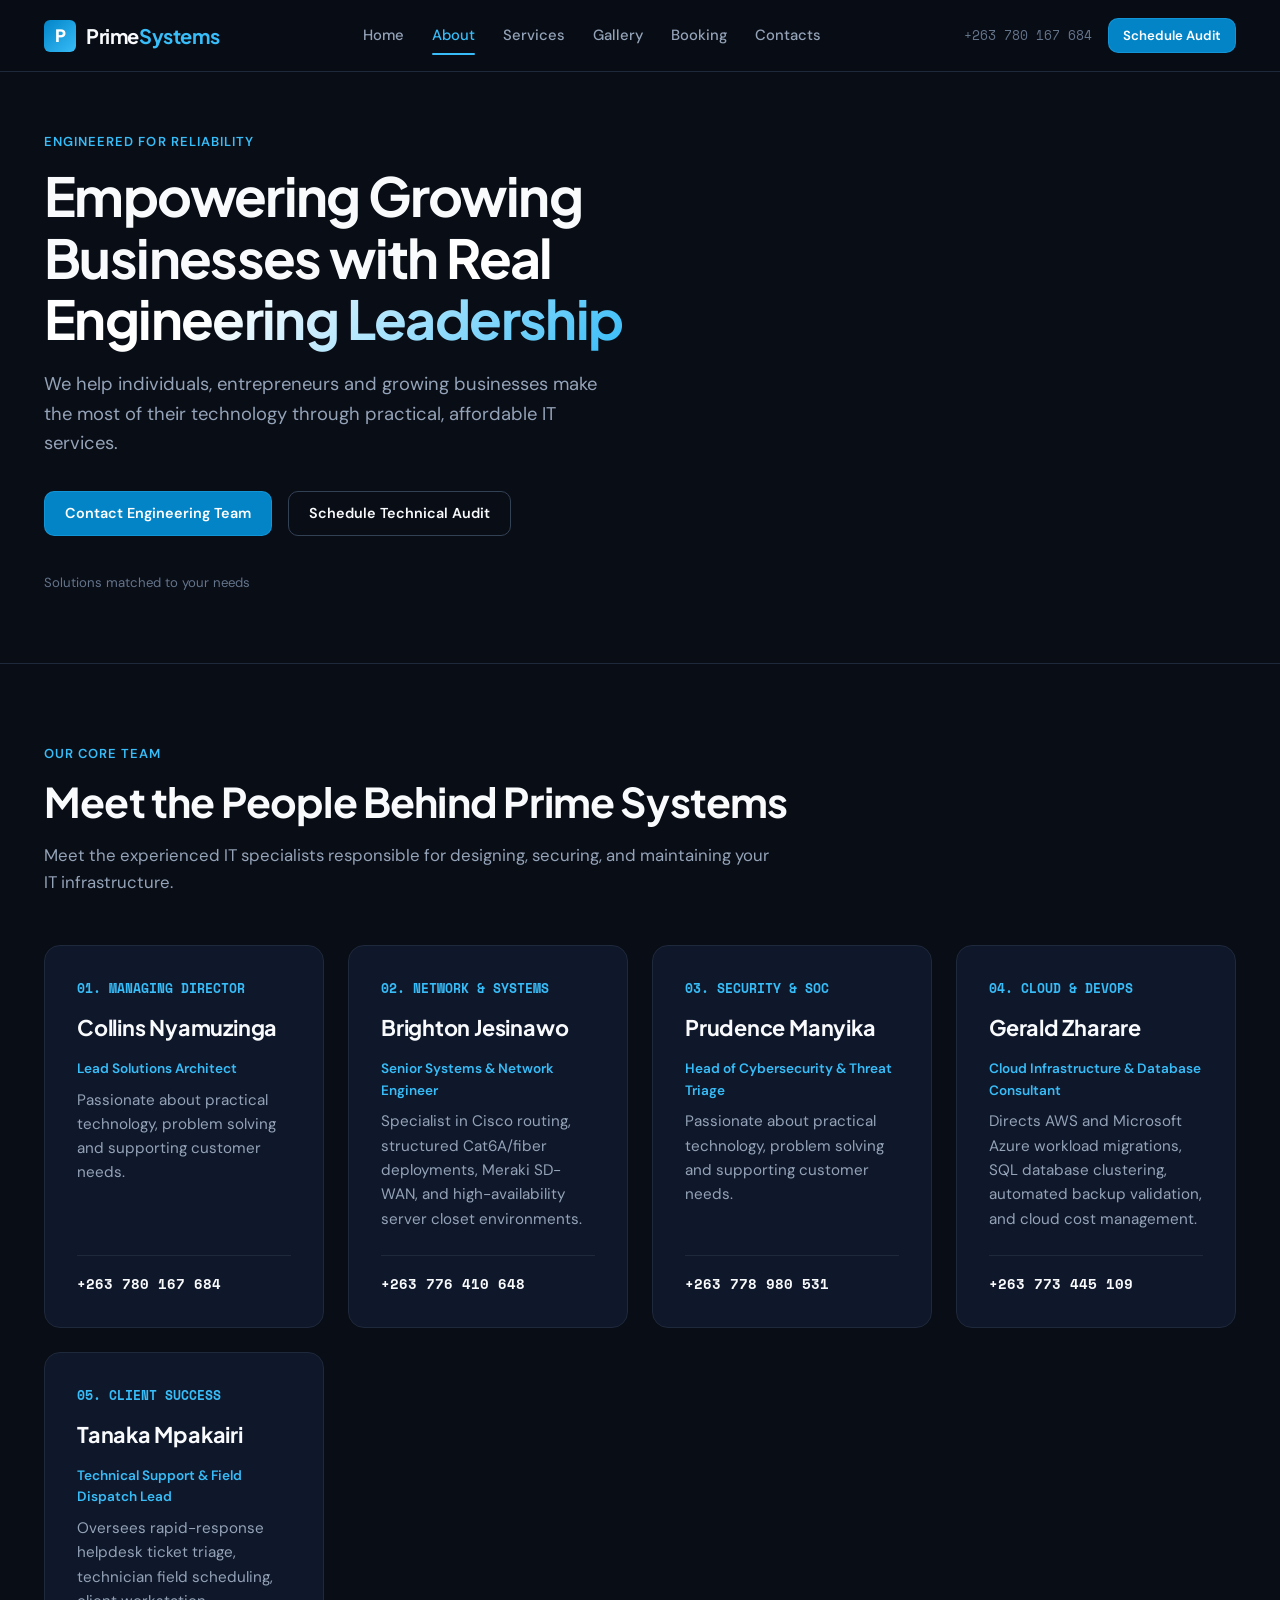
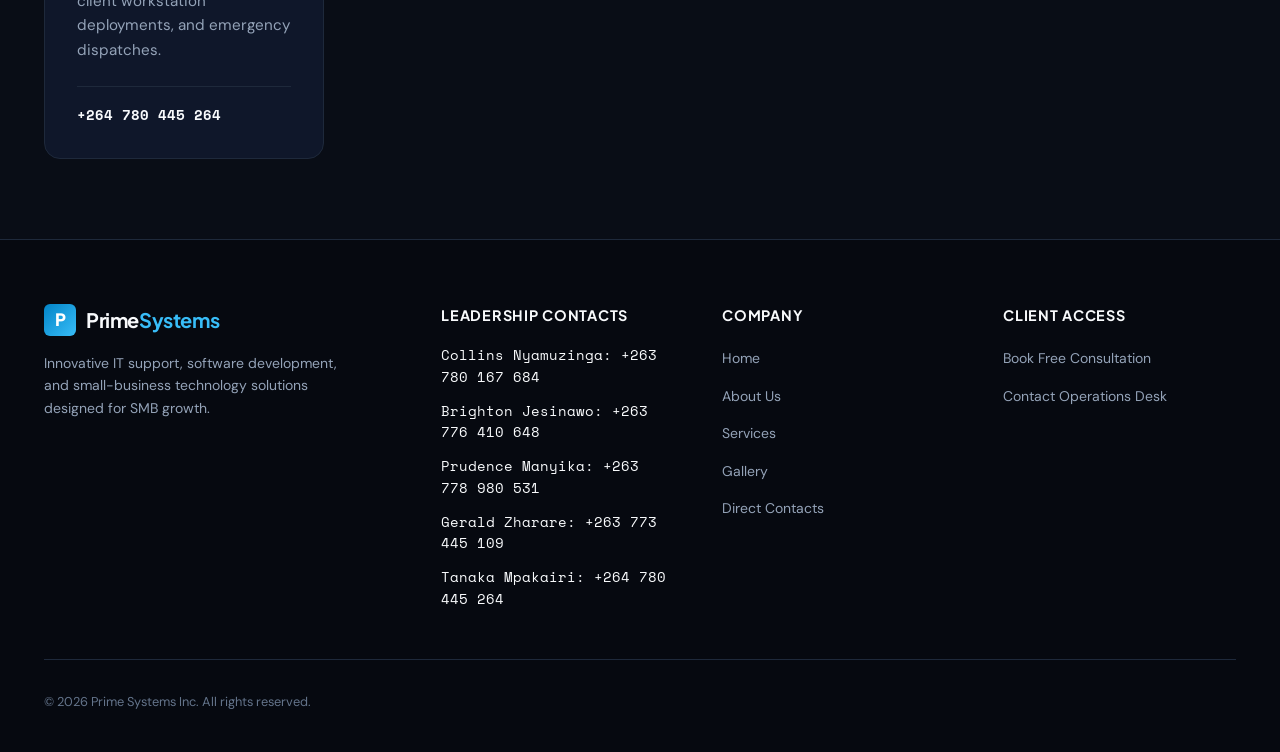
<file: about.html>
<!DOCTYPE html>
<html lang="en">
<head>
<meta charset="utf-8"/>
<meta content="width=device-width, initial-scale=1.0" name="viewport"/>
<title>About Us &amp; Engineering Leadership | Prime Systems</title>
<meta content="Prime Systems offers practical website development, software, computer support, networking and other IT services for growing businesses in Zimbabwe." name="description"/>
<link href="styles.css" rel="stylesheet"/>
<link href="https://fonts.googleapis.com" rel="preconnect"/>
<link crossorigin="" href="https://fonts.gstatic.com" rel="preconnect"/>
<link href="https://fonts.googleapis.com/css2?family=DM+Sans:ital,opsz,wght@0,9..40,400..700;1,9..40,400..700&amp;family=Plus+Jakarta+Sans:ital,wght@0,300..800;1,300..800&amp;family=Space+Mono:wght@400;700&amp;display=swap" rel="stylesheet"/>
</head>
<body>
<header class="site-header">
<div class="container nav-container">
<a aria-label="Prime Systems Homepage" class="brand-zone" href="index.html">
<div class="brand-logo-icon">P</div>
<div class="brand-title">Prime<span>Systems</span></div>
</a>
<nav aria-label="Main Navigation" class="nav-menu" id="primary-nav">
<a class="nav-link" href="index.html">Home</a>
<a aria-current="page" class="nav-link active" href="about.html">About</a>
<a class="nav-link" href="services.html">Services</a>
<a class="nav-link" href="gallery.html">Gallery</a>
<a class="nav-link" href="booking.html">Booking</a>
<a class="nav-link" href="contacts.html">Contacts</a>
</nav>
<div class="nav-actions">
<a class="nav-contact-hint tabular-nums" href="tel:+263780167684">+263 780 167 684</a>
<a class="btn btn-primary btn-sm" href="booking.html">Schedule Audit</a>
</div>
<button aria-expanded="false" aria-label="Toggle navigation menu" class="mobile-nav-toggle" id="mobile-toggle">
<svg fill="none" height="24" stroke="currentColor" stroke-linecap="round" stroke-linejoin="round" stroke-width="2" viewbox="0 0 24 24" width="24">
<line x1="3" x2="21" y1="12" y2="12"></line>
<line x1="3" x2="21" y1="6" y2="6"></line>
<line x1="3" x2="21" y1="18" y2="18"></line>
</svg>
</button>
</div>
</header>
<main id="main-content">
<section class="hero section-spacing">
<div class="container hero-grid">
<div class="hero-content">
<p class="section-kicker">Engineered For Reliability</p>
<h1 class="hero-headline">Empowering Growing Businesses with <span class="text-gradient">Real Engineering Leadership</span></h1>
<p class="hero-subtitle">We help individuals, entrepreneurs and growing businesses make the most of their technology through practical, affordable IT services.</p>
<div class="hero-cta-group">
<a class="btn btn-primary" href="contacts.html">Contact Engineering Team</a>
<a class="btn btn-outline" href="booking.html">Schedule Technical Audit</a>
</div>
<div class="hero-meta-proof">Solutions matched to your needs</div>
</div>
</div>
</div>
</div>
</section>
<!-- 5 Team Members Roster -->
<section class="section-spacing">
<div class="container">
<div class="section-header">
<p class="section-kicker">Our Core Team</p>
<h2 class="section-title">Meet the People Behind Prime Systems</h2>
<p class="section-description">
            Meet the experienced IT specialists responsible for designing, securing, and maintaining your IT infrastructure.
          </p>
</div>
<div style="display: grid; grid-template-columns: repeat(auto-fit, minmax(280px, 1fr)); gap: 24px;">
<!-- 1. Collins Nyamuzinga -->
<article class="card">
<span class="card-index">01. MANAGING DIRECTOR</span>
<h3 class="card-title">Collins Nyamuzinga</h3>
<p style="font-size: 0.85rem; color: var(--color-accent); font-weight: 600; margin-bottom: 8px;">Lead Solutions Architect</p>
<p class="card-text">Passionate about practical technology, problem solving and supporting customer needs.</p>
<div class="card-footer">
<span class="tabular-nums font-mono" style="font-size: 0.9rem; color: var(--color-text-primary); font-weight: 700;">
<a href="tel:+263780167684">+263 780 167 684</a>
</span>
</div>
</article>
<!-- 2. Brighton Jesinawo -->
<article class="card">
<span class="card-index">02. NETWORK &amp; SYSTEMS</span>
<h3 class="card-title">Brighton Jesinawo</h3>
<p style="font-size: 0.85rem; color: var(--color-accent); font-weight: 600; margin-bottom: 8px;">Senior Systems &amp; Network Engineer</p>
<p class="card-text">
              Specialist in Cisco routing, structured Cat6A/fiber deployments, Meraki SD-WAN, and high-availability server closet environments.
            </p>
<div class="card-footer">
<span class="tabular-nums font-mono" style="font-size: 0.9rem; color: var(--color-text-primary); font-weight: 700;">
<a href="tel:+263776410648">+263 776 410 648</a>
</span>
</div>
</article>
<!-- 3. Prudence Manyika -->
<article class="card">
<span class="card-index">03. SECURITY &amp; SOC</span>
<h3 class="card-title">Prudence Manyika</h3>
<p style="font-size: 0.85rem; color: var(--color-accent); font-weight: 600; margin-bottom: 8px;">Head of Cybersecurity &amp; Threat Triage</p>
<p class="card-text">Passionate about practical technology, problem solving and supporting customer needs.</p>
<div class="card-footer">
<span class="tabular-nums font-mono" style="font-size: 0.9rem; color: var(--color-text-primary); font-weight: 700;">
<a href="tel:+263778980531">+263 778 980 531</a>
</span>
</div>
</article>
<!-- 4. Gerald Zharare -->
<article class="card">
<span class="card-index">04. CLOUD &amp; DEVOPS</span>
<h3 class="card-title">Gerald Zharare</h3>
<p style="font-size: 0.85rem; color: var(--color-accent); font-weight: 600; margin-bottom: 8px;">Cloud Infrastructure &amp; Database Consultant</p>
<p class="card-text">
              Directs AWS and Microsoft Azure workload migrations, SQL database clustering, automated backup validation, and cloud cost management.
            </p>
<div class="card-footer">
<span class="tabular-nums font-mono" style="font-size: 0.9rem; color: var(--color-text-primary); font-weight: 700;">
<a href="tel:+263773445109">+263 773 445 109</a>
</span>
</div>
</article>
<!-- 5. Tanaka Mpakairi -->
<article class="card">
<span class="card-index">05. CLIENT SUCCESS</span>
<h3 class="card-title">Tanaka Mpakairi</h3>
<p style="font-size: 0.85rem; color: var(--color-accent); font-weight: 600; margin-bottom: 8px;">Technical Support &amp; Field Dispatch Lead</p>
<p class="card-text">
              Oversees rapid-response helpdesk ticket triage, technician field scheduling, client workstation deployments, and emergency dispatches.
            </p>
<div class="card-footer">
<span class="tabular-nums font-mono" style="font-size: 0.9rem; color: var(--color-text-primary); font-weight: 700;">
<a href="tel:+264780445264">+264 780 445 264</a>
</span>
</div>
</article>
</div>
</div>
</section>
</main>
<footer class="site-footer">
<div class="container">
<div class="footer-grid">
<div>
<a aria-label="Prime Systems" class="brand-zone" href="index.html">
<div class="brand-logo-icon">P</div>
<div class="brand-title">Prime<span>Systems</span></div>
</a>
<p class="footer-brand-desc">
            Innovative IT support, software development, and small-business technology solutions designed for SMB growth.
          </p>
</div>
<div>
<h4 class="footer-column-title">Leadership Contacts</h4>
<ul class="footer-links tabular-nums" style="font-size: 0.85rem;">
<li>Collins Nyamuzinga: +263 780 167 684</li>
<li>Brighton Jesinawo: +263 776 410 648</li>
<li>Prudence Manyika: +263 778 980 531</li>
<li>Gerald Zharare: +263 773 445 109</li>
<li>Tanaka Mpakairi: +264 780 445 264</li>
</ul>
</div>
<div>
<h4 class="footer-column-title">Company</h4>
<ul class="footer-links">
<li><a class="footer-link" href="index.html">Home</a></li>
<li><a class="footer-link" href="about.html">About Us</a></li>
<li><a class="footer-link" href="services.html">Services</a></li>
<li><a class="footer-link" href="gallery.html">Gallery</a></li>
<li><a class="footer-link" href="contacts.html">Direct Contacts</a></li>
</ul>
</div>
<div>
<h4 class="footer-column-title">Client Access</h4>
<ul class="footer-links">
<li><a class="footer-link" href="booking.html">Book Free Consultation</a></li>
<li><a class="footer-link" href="contacts.html">Contact Operations Desk</a></li>
</ul>
</div>
</div>
<div class="footer-bottom">
<div>© 2026 Prime Systems Inc. All rights reserved.</div>
</div>
</div>
</footer>
<script>
    const mobileToggle = document.getElementById('mobile-toggle');
    const primaryNav = document.getElementById('primary-nav');
    if (mobileToggle && primaryNav) {
      mobileToggle.addEventListener('click', () => {
        const isExpanded = primaryNav.classList.toggle('open');
        mobileToggle.setAttribute('aria-expanded', isExpanded);
      });
    }
  </script>
</body>
</html>
</file>
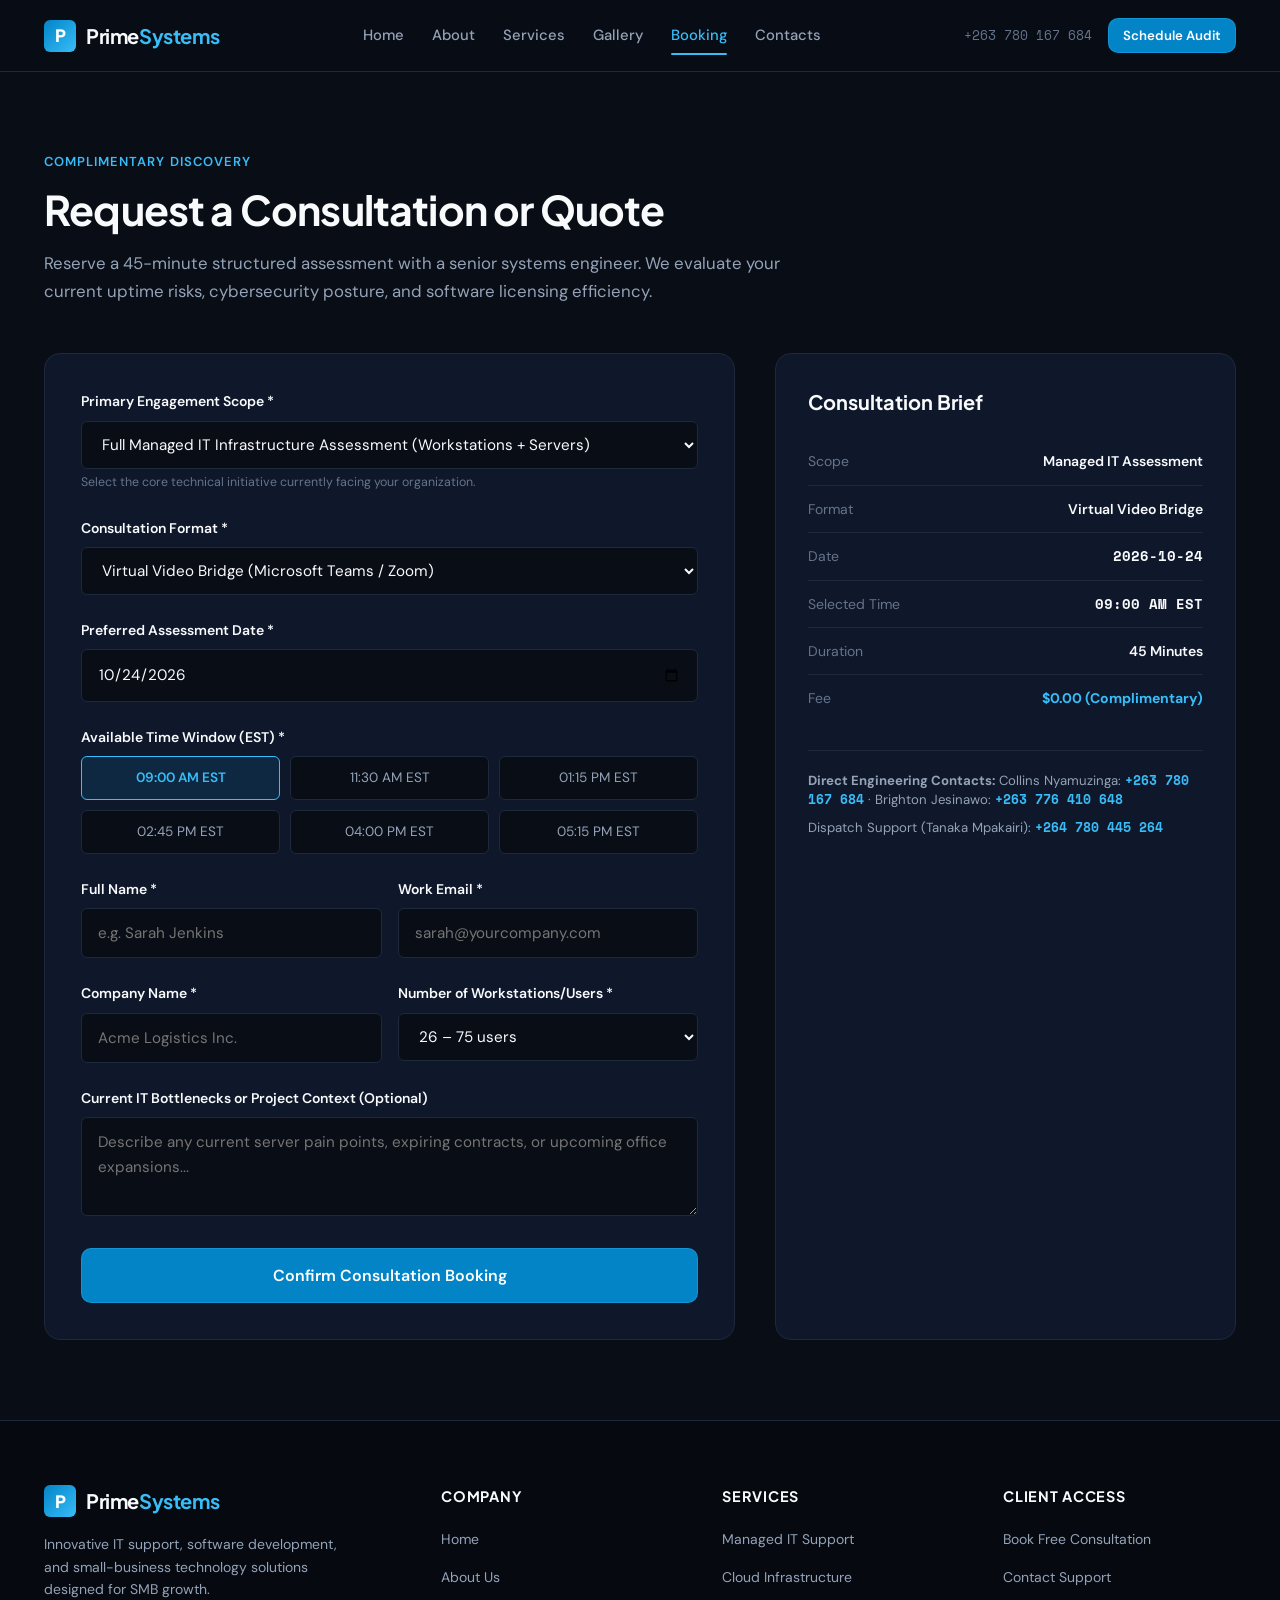
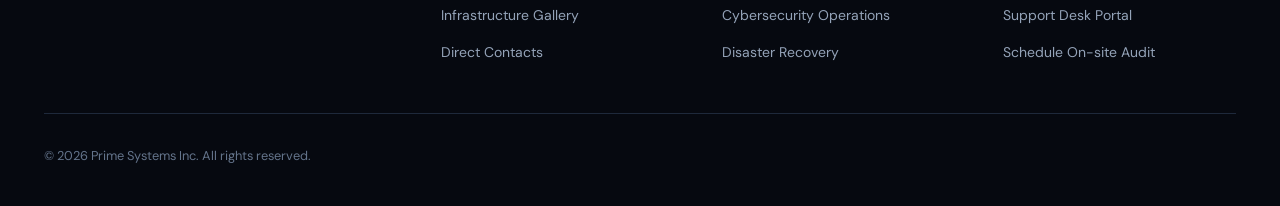
<file: booking.html>
<!DOCTYPE html>

<html lang="en">
<head>
<meta charset="utf-8"/>
<meta content="width=device-width, initial-scale=1.0" name="viewport"/>
<title>Schedule Consultation | Prime Systems - IT Discovery &amp; Audits</title>
<meta content="Prime Systems offers practical website development, software, computer support, networking and other IT services for growing businesses in Zimbabwe." name="description"/>
<link href="styles.css" rel="stylesheet"/>
<link href="https://fonts.googleapis.com" rel="preconnect"/>
<link crossorigin="" href="https://fonts.gstatic.com" rel="preconnect"/>
<link href="https://fonts.googleapis.com/css2?family=DM+Sans:ital,opsz,wght@0,9..40,400..700;1,9..40,400..700&amp;family=Plus+Jakarta+Sans:ital,wght@0,300..800;1,300..800&amp;family=Space+Mono:wght@400;700&amp;display=swap" rel="stylesheet"/>
</head>
<body>
<!-- Reusable Navigation Bar -->
<header class="site-header">
<div class="container nav-container">
<a aria-label="Prime Systems Homepage" class="brand-zone" href="index.html">
<div class="brand-logo-icon">P</div>
<div class="brand-title">Prime<span>Systems</span></div>
</a>
<nav aria-label="Main Navigation" class="nav-menu" id="primary-nav">
<a class="nav-link" href="index.html">Home</a>
<a class="nav-link" href="about.html">About</a>
<a class="nav-link" href="services.html">Services</a>
<a class="nav-link" href="gallery.html">Gallery</a>
<a aria-current="page" class="nav-link active" href="booking.html">Booking</a>
<a class="nav-link" href="contacts.html">Contacts</a>
</nav>
<div class="nav-actions">
<a class="nav-contact-hint tabular-nums" href="tel:+263780167684">+263 780 167 684</a>
<a class="btn btn-primary btn-sm" href="booking.html">Schedule Audit</a>
</div>
<button aria-expanded="false" aria-label="Toggle navigation menu" class="mobile-nav-toggle" id="mobile-toggle">
<svg fill="none" height="24" stroke="currentColor" stroke-linecap="round" stroke-linejoin="round" stroke-width="2" viewbox="0 0 24 24" width="24">
<line x1="3" x2="21" y1="12" y2="12"></line>
<line x1="3" x2="21" y1="6" y2="6"></line>
<line x1="3" x2="21" y1="18" y2="18"></line>
</svg>
</button>
</div>
</header>
<main id="main-content">
<section class="section-spacing">
<div class="container">
<div class="section-header">
<p class="section-kicker">Complimentary Discovery</p>
<h1 class="section-title">Request a Consultation or Quote</h1>
<p class="section-description">
            Reserve a 45-minute structured assessment with a senior systems engineer. We evaluate your current uptime risks, cybersecurity posture, and software licensing efficiency.
          </p>
</div>
<div class="booking-container">
<!-- Booking Form Card -->
<div class="booking-card">
<div class="alert-success" id="booking-success-message" role="alert" style="display: none;">
<strong>Discovery Call Confirmed!</strong> A calendar invitation with video bridge details and assessment checklist has been dispatched to your corporate inbox.
            </div>
<form id="booking-form" novalidate="">
<!-- 1. Service Selection -->
<div class="form-group">
<label class="form-label" for="service-select">Primary Engagement Scope *</label>
<select class="form-select" id="service-select" required="">
<option value="Full Managed IT Assessment">Full Managed IT Infrastructure Assessment (Workstations + Servers)</option>
<option value="Cybersecurity Vulnerability Audit">Cybersecurity Vulnerability &amp; Ransomware Posture Audit</option>
<option value="Cloud Migration Architecture">Cloud Migration Review (AWS / Azure / Hybrid Topology)</option>
<option value="Structured Cabling &amp; Wi-Fi Heatmap">Structured Cabling &amp; Wi-Fi Heatmap Site Survey</option>
<option value="Disaster Recovery Validation">Disaster Recovery &amp; Business Continuity Stress Test</option>
</select>
<p class="form-hint">Select the core technical initiative currently facing your organization.</p>
</div>
<!-- 2. Meeting Format -->
<div class="form-group">
<label class="form-label" for="format-select">Consultation Format *</label>
<select class="form-select" id="format-select" required="">
<option value="Virtual Video Bridge (Microsoft Teams / Zoom)">Virtual Video Bridge (Microsoft Teams / Zoom)</option>
<option value="On-Site IT Facility Inspection (HQ or Server Room)">On-Site IT Facility Inspection (HQ or Server Room)</option>
<option value="Direct Telephone Conference">Direct Telephone Conference</option>
</select>
</div>
<!-- 3. Preferred Date & Time Slots -->
<div class="form-group">
<label class="form-label" for="booking-date">Preferred Assessment Date *</label>
<input class="form-input" id="booking-date" min="2026-10-22" required="" type="date" value="2026-10-24"/>
</div>
<div class="form-group">
<label class="form-label">Available Time Window (EST) *</label>
<div aria-label="Available Time Slots" class="time-slot-grid" id="slots-container" role="radiogroup">
<button aria-checked="true" class="slot-btn selected" data-time="09:00 AM EST" role="radio" type="button">09:00 AM EST</button>
<button aria-checked="false" class="slot-btn" data-time="11:30 AM EST" role="radio" type="button">11:30 AM EST</button>
<button aria-checked="false" class="slot-btn" data-time="01:15 PM EST" role="radio" type="button">01:15 PM EST</button>
<button aria-checked="false" class="slot-btn" data-time="02:45 PM EST" role="radio" type="button">02:45 PM EST</button>
<button aria-checked="false" class="slot-btn" data-time="04:00 PM EST" role="radio" type="button">04:00 PM EST</button>
<button aria-checked="false" class="slot-btn" data-time="05:15 PM EST" role="radio" type="button">05:15 PM EST</button>
</div>
</div>
<!-- 4. Client Organization Details -->
<div style="display: grid; grid-template-columns: 1fr 1fr; gap: 16px; margin-top: 24px;">
<div class="form-group">
<label class="form-label" for="client-name">Full Name *</label>
<input class="form-input" id="client-name" placeholder="e.g. Sarah Jenkins" required="" type="text"/>
</div>
<div class="form-group">
<label class="form-label" for="client-email">Work Email *</label>
<input class="form-input" id="client-email" placeholder="sarah@yourcompany.com" required="" type="email"/>
</div>
</div>
<div style="display: grid; grid-template-columns: 1fr 1fr; gap: 16px;">
<div class="form-group">
<label class="form-label" for="company-name">Company Name *</label>
<input class="form-input" id="company-name" placeholder="Acme Logistics Inc." required="" type="text"/>
</div>
<div class="form-group">
<label class="form-label" for="company-seats">Number of Workstations/Users *</label>
<select class="form-select" id="company-seats" required="">
<option value="10 - 25 users">10 – 25 users</option>
<option selected="" value="26 - 75 users">26 – 75 users</option>
<option value="76 - 200 users">76 – 200 users</option>
<option value="200+ users">200+ users (Enterprise)</option>
</select>
</div>
</div>
<div class="form-group">
<label class="form-label" for="client-notes">Current IT Bottlenecks or Project Context (Optional)</label>
<textarea class="form-textarea" id="client-notes" placeholder="Describe any current server pain points, expiring contracts, or upcoming office expansions..." rows="3"></textarea>
</div>
<button class="btn btn-primary btn-lg" id="submit-booking-btn" style="width: 100%;" type="submit">
                Confirm Consultation Booking
              </button>
</form>
</div>
<!-- Sticky Booking Summary Sidebar -->
<aside aria-label="Booking Details Summary" class="booking-summary-box">
<h3 style="font-family: var(--font-display); font-size: 1.25rem; margin-bottom: 20px; color: var(--color-text-primary);">
              Consultation Brief
            </h3>
<div class="summary-row">
<span class="summary-label">Scope</span>
<span class="summary-value" id="summary-scope">Managed IT Assessment</span>
</div>
<div class="summary-row">
<span class="summary-label">Format</span>
<span class="summary-value" id="summary-format">Virtual Video Bridge</span>
</div>
<div class="summary-row">
<span class="summary-label">Date</span>
<span class="summary-value tabular-nums" id="summary-date">2026-10-24</span>
</div>
<div class="summary-row">
<span class="summary-label">Selected Time</span>
<span class="summary-value tabular-nums" id="summary-time">09:00 AM EST</span>
</div>
<div class="summary-row">
<span class="summary-label">Duration</span>
<span class="summary-value">45 Minutes</span>
</div>
<div class="summary-row" style="border-bottom: none;">
<span class="summary-label">Fee</span>
<span class="summary-value" style="color: var(--color-accent); font-weight: 700;">$0.00 (Complimentary)</span>
</div>
<div style="margin-top: 28px; padding-top: 20px; border-top: 1px solid var(--color-border); font-size: 0.825rem; color: var(--color-text-secondary); line-height: 1.5;">
<p style="margin-bottom: 8px;"><strong>Direct Engineering Contacts:</strong> Collins Nyamuzinga: <span class="tabular-nums" style="color: var(--color-accent); font-weight: bold;">+263 780 167 684</span> · Brighton Jesinawo: <span class="tabular-nums" style="color: var(--color-accent); font-weight: bold;">+263 776 410 648</span></p>
<p>Dispatch Support (Tanaka Mpakairi): <span class="tabular-nums" style="color: var(--color-accent); font-weight: bold;">+264 780 445 264</span></p>
</div>
</aside>
</div>
</div>
</section>
</main>
<!-- Reusable Site Footer -->
<footer class="site-footer">
<div class="container">
<div class="footer-grid">
<div>
<a aria-label="Prime Systems" class="brand-zone" href="index.html">
<div class="brand-logo-icon">P</div>
<div class="brand-title">Prime<span>Systems</span></div>
</a>
<p class="footer-brand-desc">
            Innovative IT support, software development, and small-business technology solutions designed for SMB growth.
          </p>
</div>
<div>
<h4 class="footer-column-title">Company</h4>
<ul class="footer-links">
<li><a class="footer-link" href="index.html">Home</a></li>
<li><a class="footer-link" href="about.html">About Us</a></li>
<li><a class="footer-link" href="gallery.html">Infrastructure Gallery</a></li>
<li><a class="footer-link" href="contacts.html">Direct Contacts</a></li>
</ul>
</div>
<div>
<h4 class="footer-column-title">Services</h4>
<ul class="footer-links">
<li><a class="footer-link" href="services.html">Managed IT Support</a></li>
<li><a class="footer-link" href="services.html">Cloud Infrastructure</a></li>
<li><a class="footer-link" href="services.html">Cybersecurity Operations</a></li>
<li><a class="footer-link" href="services.html">Disaster Recovery</a></li>
</ul>
</div>
<div>
<h4 class="footer-column-title">Client Access</h4>
<ul class="footer-links">
<li><a class="footer-link" href="booking.html">Book Free Consultation</a></li>
<li><a class="footer-link" href="contacts.html">Contact Support</a></li>
<li><a class="footer-link" href="contacts.html">Support Desk Portal</a></li>
<li><a class="footer-link" href="booking.html">Schedule On-site Audit</a></li>
</ul>
</div>
</div>
<div class="footer-bottom">
<div>© 2026 Prime Systems Inc. All rights reserved.</div>
</div>
</div>
</footer>
<!-- Booking Logic & Form Sync -->
<script>
    // Mobile Nav
    const mobileToggle = document.getElementById('mobile-toggle');
    const primaryNav = document.getElementById('primary-nav');
    if (mobileToggle && primaryNav) {
      mobileToggle.addEventListener('click', () => {
        const isExpanded = primaryNav.classList.toggle('open');
        mobileToggle.setAttribute('aria-expanded', isExpanded);
      });
    }

    // Dynamic Summary Sync
    const serviceSelect = document.getElementById('service-select');
    const formatSelect = document.getElementById('format-select');
    const dateInput = document.getElementById('booking-date');
    const slotBtns = document.querySelectorAll('.slot-btn');
    
    const summaryScope = document.getElementById('summary-scope');
    const summaryFormat = document.getElementById('summary-format');
    const summaryDate = document.getElementById('summary-date');
    const summaryTime = document.getElementById('summary-time');

    let selectedSlot = '09:00 AM EST';

    serviceSelect.addEventListener('change', () => {
      summaryScope.textContent = serviceSelect.options[serviceSelect.selectedIndex].text.split('(')[0];
    });

    formatSelect.addEventListener('change', () => {
      summaryFormat.textContent = formatSelect.options[formatSelect.selectedIndex].text.split('(')[0];
    });

    dateInput.addEventListener('change', () => {
      summaryDate.textContent = dateInput.value || 'Not selected';
    });

    slotBtns.forEach(btn => {
      btn.addEventListener('click', () => {
        slotBtns.forEach(b => {
          b.classList.remove('selected');
          b.setAttribute('aria-checked', 'false');
        });
        btn.classList.add('selected');
        btn.setAttribute('aria-checked', 'true');
        selectedSlot = btn.getAttribute('data-time');
        summaryTime.textContent = selectedSlot;
      });
    });

    // Form Submission
    const bookingForm = document.getElementById('booking-form');
    const successMsg = document.getElementById('booking-success-message');
    const submitBtn = document.getElementById('submit-booking-btn');

    bookingForm.addEventListener('submit', (e) => {
      e.preventDefault();
      const name = document.getElementById('client-name').value.trim();
      const email = document.getElementById('client-email').value.trim();
      const company = document.getElementById('company-name').value.trim();

      if (!name || !email || !company) {
        alert('Please complete all required fields.');
        return;
      }

      submitBtn.disabled = true;
      submitBtn.textContent = 'Confirming Booking...';

      setTimeout(() => {
        successMsg.style.display = 'block';
        submitBtn.style.display = 'none';
        bookingForm.reset();
        successMsg.scrollIntoView({ behavior: 'smooth' });
      }, 700);
    });
  </script>
</body>
</html>
</file>
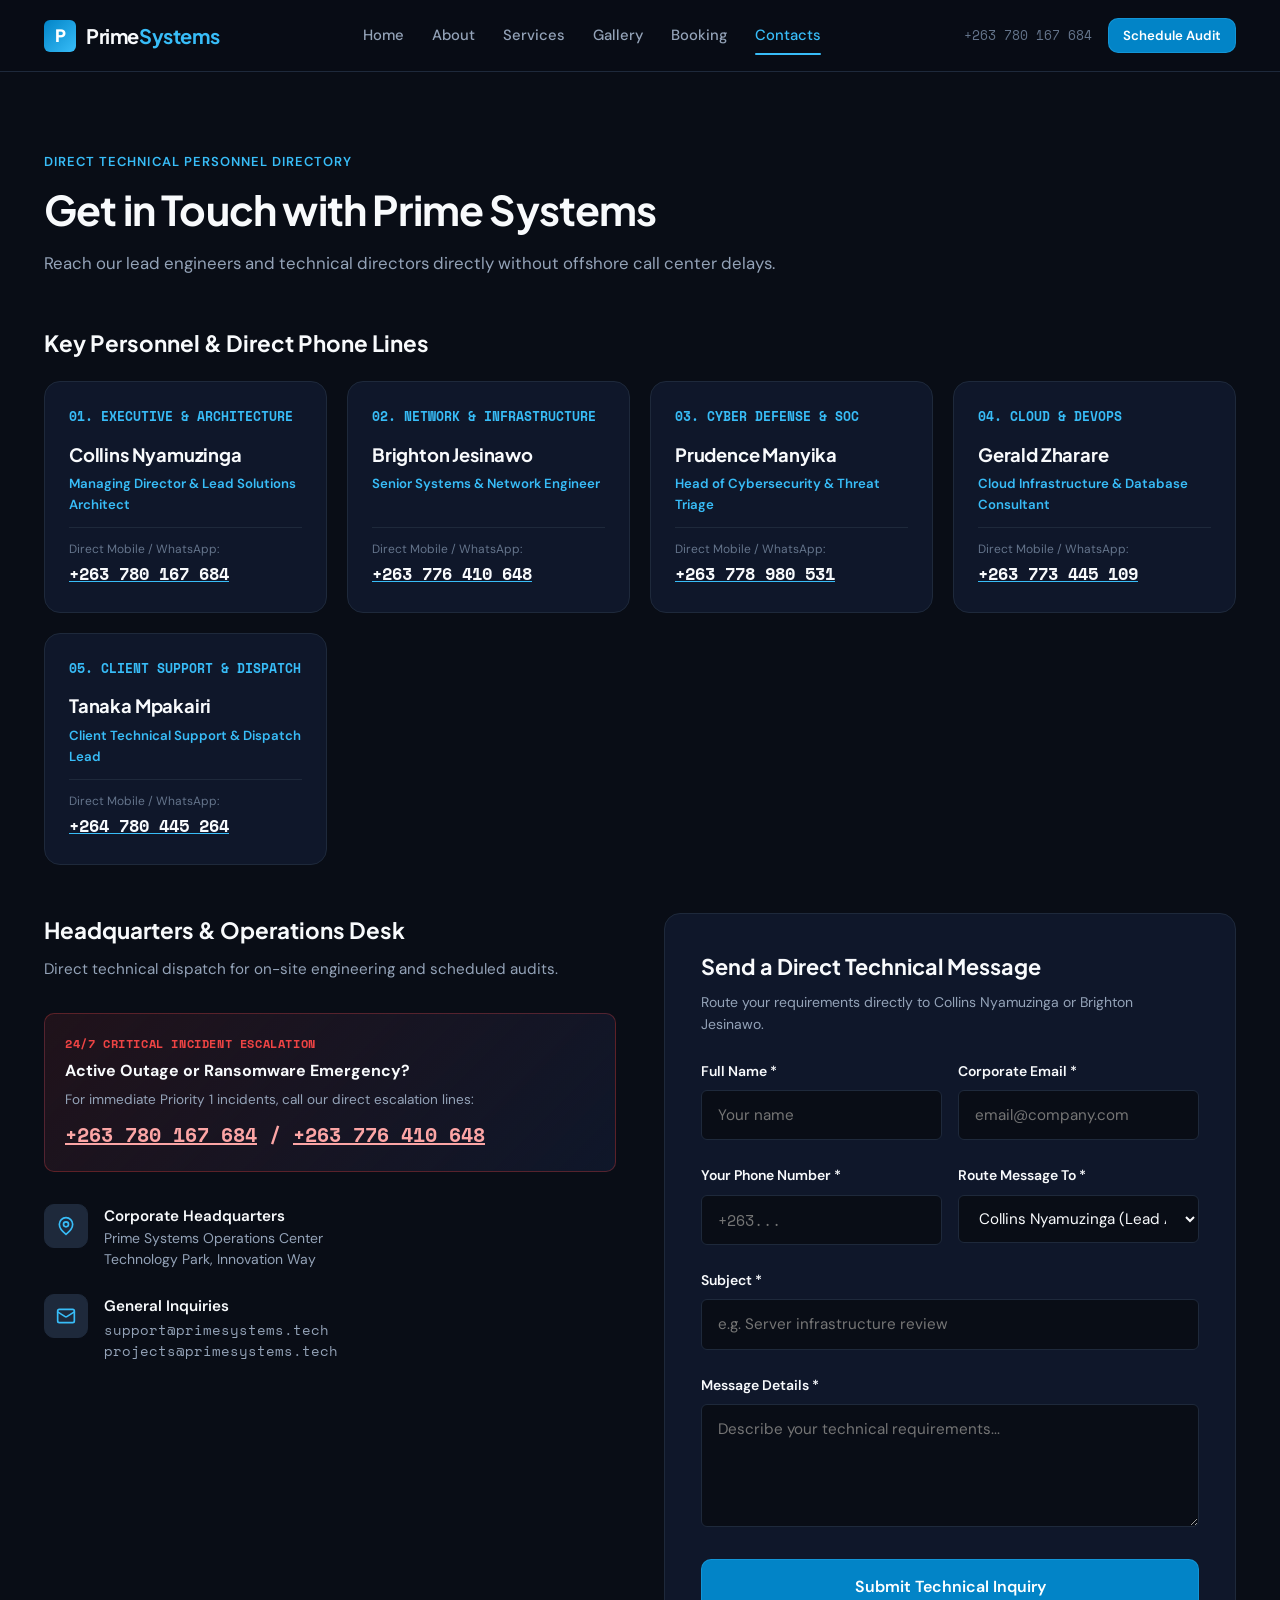
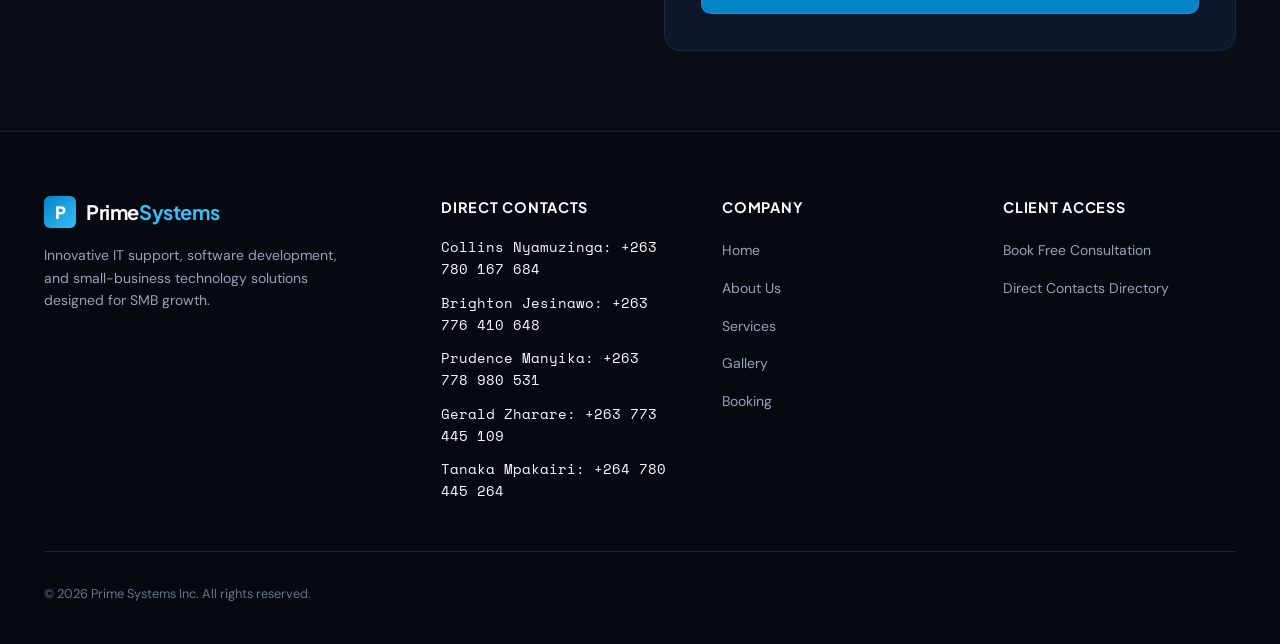
<file: contact.html>
<!DOCTYPE html>

<html lang="en">
<head>
<meta charset="utf-8"/>
<meta content="width=device-width, initial-scale=1.0" name="viewport"/>
<title>Contact &amp; Key Personnel Directory | Prime Systems</title>
<meta content="Prime Systems offers practical website development, software, computer support, networking and other IT services for growing businesses in Zimbabwe." name="description"/>
<link href="styles.css" rel="stylesheet"/>
<link href="https://fonts.googleapis.com" rel="preconnect"/>
<link crossorigin="" href="https://fonts.gstatic.com" rel="preconnect"/>
<link href="https://fonts.googleapis.com/css2?family=DM+Sans:ital,opsz,wght@0,9..40,400..700;1,9..40,400..700&amp;family=Plus+Jakarta+Sans:ital,wght@0,300..800;1,300..800&amp;family=Space+Mono:wght@400;700&amp;display=swap" rel="stylesheet"/>
</head>
<body>
<!-- Reusable Navigation Bar -->
<header class="site-header">
<div class="container nav-container">
<a aria-label="Prime Systems Homepage" class="brand-zone" href="index.html">
<div class="brand-logo-icon">P</div>
<div class="brand-title">Prime<span>Systems</span></div>
</a>
<nav aria-label="Main Navigation" class="nav-menu" id="primary-nav">
<a class="nav-link" href="index.html">Home</a>
<a class="nav-link" href="about.html">About</a>
<a class="nav-link" href="services.html">Services</a>
<a class="nav-link" href="gallery.html">Gallery</a>
<a class="nav-link" href="booking.html">Booking</a>
<a aria-current="page" class="nav-link active" href="contacts.html">Contacts</a>
</nav>
<div class="nav-actions">
<a class="nav-contact-hint tabular-nums" href="tel:+263780167684">+263 780 167 684</a>
<a class="btn btn-primary btn-sm" href="booking.html">Schedule Audit</a>
</div>
<button aria-expanded="false" aria-label="Toggle navigation menu" class="mobile-nav-toggle" id="mobile-toggle">
<svg fill="none" height="24" stroke="currentColor" stroke-linecap="round" stroke-linejoin="round" stroke-width="2" viewbox="0 0 24 24" width="24">
<line x1="3" x2="21" y1="12" y2="12"></line>
<line x1="3" x2="21" y1="6" y2="6"></line>
<line x1="3" x2="21" y1="18" y2="18"></line>
</svg>
</button>
</div>
</header>
<main id="main-content">
<section class="section-spacing">
<div class="container">
<div class="section-header">
<p class="section-kicker">Direct Technical Personnel Directory</p>
<h1 class="section-title">Get in Touch with Prime Systems</h1>
<p class="section-description">
            Reach our lead engineers and technical directors directly without offshore call center delays.
          </p>
</div>
<!-- 5 Key Personnel Roster Cards -->
<div style="margin-bottom: 48px;">
<h2 style="font-family: var(--font-display); font-size: 1.4rem; color: var(--color-text-primary); margin-bottom: 20px;">
            Key Personnel &amp; Direct Phone Lines
          </h2>
<div style="display: grid; grid-template-columns: repeat(auto-fit, minmax(280px, 1fr)); gap: 20px;">
<!-- 1. Collins Nyamuzinga -->
<div class="card" style="padding: 24px;">
<span class="card-index">01. EXECUTIVE &amp; ARCHITECTURE</span>
<h3 class="card-title" style="font-size: 1.15rem; margin-bottom: 4px;">Collins Nyamuzinga</h3>
<p style="font-size: 0.825rem; color: var(--color-accent); font-weight: 600; margin-bottom: 12px;">Managing Director &amp; Lead Solutions Architect</p>
<div style="margin-top: auto; padding-top: 12px; border-top: 1px solid var(--color-border);">
<span style="font-size: 0.75rem; color: var(--color-text-muted); display: block; margin-bottom: 2px;">Direct Mobile / WhatsApp:</span>
<a class="tabular-nums" href="tel:+263780167684" style="font-size: 1.05rem; font-weight: 700; color: var(--color-text-primary); text-decoration: underline; text-decoration-color: var(--color-accent);">
                  +263 780 167 684
                </a>
</div>
</div>
<!-- 2. Brighton Jesinawo -->
<div class="card" style="padding: 24px;">
<span class="card-index">02. NETWORK &amp; INFRASTRUCTURE</span>
<h3 class="card-title" style="font-size: 1.15rem; margin-bottom: 4px;">Brighton Jesinawo</h3>
<p style="font-size: 0.825rem; color: var(--color-accent); font-weight: 600; margin-bottom: 12px;">Senior Systems &amp; Network Engineer</p>
<div style="margin-top: auto; padding-top: 12px; border-top: 1px solid var(--color-border);">
<span style="font-size: 0.75rem; color: var(--color-text-muted); display: block; margin-bottom: 2px;">Direct Mobile / WhatsApp:</span>
<a class="tabular-nums" href="tel:+263776410648" style="font-size: 1.05rem; font-weight: 700; color: var(--color-text-primary); text-decoration: underline; text-decoration-color: var(--color-accent);">
                  +263 776 410 648
                </a>
</div>
</div>
<!-- 3. Prudence Manyika -->
<div class="card" style="padding: 24px;">
<span class="card-index">03. CYBER DEFENSE &amp; SOC</span>
<h3 class="card-title" style="font-size: 1.15rem; margin-bottom: 4px;">Prudence Manyika</h3>
<p style="font-size: 0.825rem; color: var(--color-accent); font-weight: 600; margin-bottom: 12px;">Head of Cybersecurity &amp; Threat Triage</p>
<div style="margin-top: auto; padding-top: 12px; border-top: 1px solid var(--color-border);">
<span style="font-size: 0.75rem; color: var(--color-text-muted); display: block; margin-bottom: 2px;">Direct Mobile / WhatsApp:</span>
<a class="tabular-nums" href="tel:+263778980531" style="font-size: 1.05rem; font-weight: 700; color: var(--color-text-primary); text-decoration: underline; text-decoration-color: var(--color-accent);">
                  +263 778 980 531
                </a>
</div>
</div>
<!-- 4. Gerald Zharare -->
<div class="card" style="padding: 24px;">
<span class="card-index">04. CLOUD &amp; DEVOPS</span>
<h3 class="card-title" style="font-size: 1.15rem; margin-bottom: 4px;">Gerald Zharare</h3>
<p style="font-size: 0.825rem; color: var(--color-accent); font-weight: 600; margin-bottom: 12px;">Cloud Infrastructure &amp; Database Consultant</p>
<div style="margin-top: auto; padding-top: 12px; border-top: 1px solid var(--color-border);">
<span style="font-size: 0.75rem; color: var(--color-text-muted); display: block; margin-bottom: 2px;">Direct Mobile / WhatsApp:</span>
<a class="tabular-nums" href="tel:+263773445109" style="font-size: 1.05rem; font-weight: 700; color: var(--color-text-primary); text-decoration: underline; text-decoration-color: var(--color-accent);">
                  +263 773 445 109
                </a>
</div>
</div>
<!-- 5. Tanaka Mpakairi -->
<div class="card" style="padding: 24px;">
<span class="card-index">05. CLIENT SUPPORT &amp; DISPATCH</span>
<h3 class="card-title" style="font-size: 1.15rem; margin-bottom: 4px;">Tanaka Mpakairi</h3>
<p style="font-size: 0.825rem; color: var(--color-accent); font-weight: 600; margin-bottom: 12px;">Client Technical Support &amp; Dispatch Lead</p>
<div style="margin-top: auto; padding-top: 12px; border-top: 1px solid var(--color-border);">
<span style="font-size: 0.75rem; color: var(--color-text-muted); display: block; margin-bottom: 2px;">Direct Mobile / WhatsApp:</span>
<a class="tabular-nums" href="tel:+264780445264" style="font-size: 1.05rem; font-weight: 700; color: var(--color-text-primary); text-decoration: underline; text-decoration-color: var(--color-accent);">
                  +264 780 445 264
                </a>
</div>
</div>
</div>
</div>
<div class="contact-layout">
<div>
<h2 style="font-family: var(--font-display); font-size: 1.4rem; color: var(--color-text-primary); margin-bottom: 8px;">
              Headquarters &amp; Operations Desk
            </h2>
<p style="color: var(--color-text-secondary); font-size: 0.95rem;">
              Direct technical dispatch for on-site engineering and scheduled audits.
            </p>
<div class="emergency-banner">
<div class="emergency-tag">24/7 CRITICAL INCIDENT ESCALATION</div>
<div class="emergency-title">Active Outage or Ransomware Emergency?</div>
<p style="color: var(--color-text-secondary); font-size: 0.85rem; margin-bottom: 8px;">
                For immediate Priority 1 incidents, call our direct escalation lines:
              </p>
<div class="emergency-phone tabular-nums">
<a href="tel:+263780167684" style="color: #fca5a5; text-decoration: underline;">+263 780 167 684</a> / <a href="tel:+263776410648" style="color: #fca5a5; text-decoration: underline;">+263 776 410 648</a>
</div>
</div>
<div class="contact-info-list">
<div class="contact-info-item">
<div class="contact-icon-box">
<svg fill="none" height="20" stroke="currentColor" stroke-linecap="round" stroke-linejoin="round" stroke-width="2" viewbox="0 0 24 24" width="20">
<path d="M20 10c0 6-8 12-8 12s-8-6-8-12a8 8 0 0 1 16 0Z"></path>
<circle cx="12" cy="10" r="3"></circle>
</svg>
</div>
<div>
<div class="contact-item-title">Corporate Headquarters</div>
<div class="contact-item-desc">
                    Prime Systems Operations Center<br/>
                    Technology Park, Innovation Way
                  </div>
</div>
</div>
<div class="contact-info-item">
<div class="contact-icon-box">
<svg fill="none" height="20" stroke="currentColor" stroke-linecap="round" stroke-linejoin="round" stroke-width="2" viewbox="0 0 24 24" width="20">
<rect height="16" rx="2" width="20" x="2" y="4"></rect>
<path d="m22 7-8.97 5.7a1.94 1.94 0 0 1-2.06 0L2 7"></path>
</svg>
</div>
<div>
<div class="contact-item-title">General Inquiries</div>
<div class="contact-item-desc tabular-nums">
                    support@primesystems.tech<br/>
                    projects@primesystems.tech
                  </div>
</div>
</div>
</div>
</div>
<!-- Contact Form -->
<div class="card" style="padding: 36px;">
<h3 style="font-family: var(--font-display); font-size: 1.35rem; margin-bottom: 6px; color: var(--color-text-primary);">
              Send a Direct Technical Message
            </h3>
<p style="color: var(--color-text-secondary); font-size: 0.875rem; margin-bottom: 24px;">
              Route your requirements directly to Collins Nyamuzinga or Brighton Jesinawo.
            </p>
<div class="alert-success" id="contact-success" role="alert" style="display: none;">
<strong>Inquiry Transmitted Successfully.</strong> Your message has been routed to our lead engineers. You will receive a direct call or reply shortly.
            </div>
<form id="contact-form" novalidate="">
<div style="display: grid; grid-template-columns: 1fr 1fr; gap: 16px;">
<div class="form-group">
<label class="form-label" for="contact-name">Full Name *</label>
<input class="form-input" id="contact-name" placeholder="Your name" required="" type="text"/>
</div>
<div class="form-group">
<label class="form-label" for="contact-email">Corporate Email *</label>
<input class="form-input" id="contact-email" placeholder="email@company.com" required="" type="email"/>
</div>
</div>
<div style="display: grid; grid-template-columns: 1fr 1fr; gap: 16px;">
<div class="form-group">
<label class="form-label" for="contact-phone">Your Phone Number *</label>
<input class="form-input tabular-nums" id="contact-phone" placeholder="+263..." required="" type="tel"/>
</div>
<div class="form-group">
<label class="form-label" for="contact-target">Route Message To *</label>
<select class="form-select" id="contact-target" required="">
<option value="Collins Nyamuzinga (+263 780167684)">Collins Nyamuzinga (Lead Architect)</option>
<option value="Brighton Jesinawo (+263 776 410 648)">Brighton Jesinawo (Network Engineer)</option>
<option value="Prudence Manyika (+263 778 980 531)">Prudence Manyika (Cybersecurity)</option>
<option value="Gerald Zharare (+263 773 445109)">Gerald Zharare (Cloud DevOps)</option>
<option value="Tanaka Mpakairi (+264 780 445 264)">Tanaka Mpakairi (Client Support)</option>
</select>
</div>
</div>
<div class="form-group">
<label class="form-label" for="contact-subject">Subject *</label>
<input class="form-input" id="contact-subject" placeholder="e.g. Server infrastructure review" required="" type="text"/>
</div>
<div class="form-group">
<label class="form-label" for="contact-message">Message Details *</label>
<textarea class="form-textarea" id="contact-message" placeholder="Describe your technical requirements..." required="" rows="4"></textarea>
</div>
<button class="btn btn-primary btn-lg" id="contact-submit-btn" style="width: 100%;" type="submit">
                Submit Technical Inquiry
              </button>
</form>
</div>
</div>
</div>
</section>
</main>
<footer class="site-footer">
<div class="container">
<div class="footer-grid">
<div>
<a aria-label="Prime Systems" class="brand-zone" href="index.html">
<div class="brand-logo-icon">P</div>
<div class="brand-title">Prime<span>Systems</span></div>
</a>
<p class="footer-brand-desc">
            Innovative IT support, software development, and small-business technology solutions designed for SMB growth.
          </p>
</div>
<div>
<h4 class="footer-column-title">Direct Contacts</h4>
<ul class="footer-links tabular-nums" style="font-size: 0.85rem;">
<li>Collins Nyamuzinga: +263 780 167 684</li>
<li>Brighton Jesinawo: +263 776 410 648</li>
<li>Prudence Manyika: +263 778 980 531</li>
<li>Gerald Zharare: +263 773 445 109</li>
<li>Tanaka Mpakairi: +264 780 445 264</li>
</ul>
</div>
<div>
<h4 class="footer-column-title">Company</h4>
<ul class="footer-links">
<li><a class="footer-link" href="index.html">Home</a></li>
<li><a class="footer-link" href="about.html">About Us</a></li>
<li><a class="footer-link" href="services.html">Services</a></li>
<li><a class="footer-link" href="gallery.html">Gallery</a></li>
<li><a class="footer-link" href="booking.html">Booking</a></li>
</ul>
</div>
<div>
<h4 class="footer-column-title">Client Access</h4>
<ul class="footer-links">
<li><a class="footer-link" href="booking.html">Book Free Consultation</a></li>
<li><a class="footer-link" href="contacts.html">Direct Contacts Directory</a></li>
</ul>
</div>
</div>
<div class="footer-bottom">
<div>© 2026 Prime Systems Inc. All rights reserved.</div>
</div>
</div>
</footer>
<script>
    const mobileToggle = document.getElementById('mobile-toggle');
    const primaryNav = document.getElementById('primary-nav');
    if (mobileToggle && primaryNav) {
      mobileToggle.addEventListener('click', () => {
        const isExpanded = primaryNav.classList.toggle('open');
        mobileToggle.setAttribute('aria-expanded', isExpanded);
      });
    }

    const contactForm = document.getElementById('contact-form');
    const contactSuccess = document.getElementById('contact-success');
    const contactSubmit = document.getElementById('contact-submit-btn');

    contactForm.addEventListener('submit', (e) => {
      e.preventDefault();
      contactSubmit.disabled = true;
      contactSubmit.textContent = 'Transmitting...';
      setTimeout(() => {
        contactSuccess.style.display = 'block';
        contactSubmit.style.display = 'none';
        contactForm.reset();
        contactSuccess.scrollIntoView({ behavior: 'smooth' });
      }, 500);
    });
  </script>
</body>
</html>
</file>
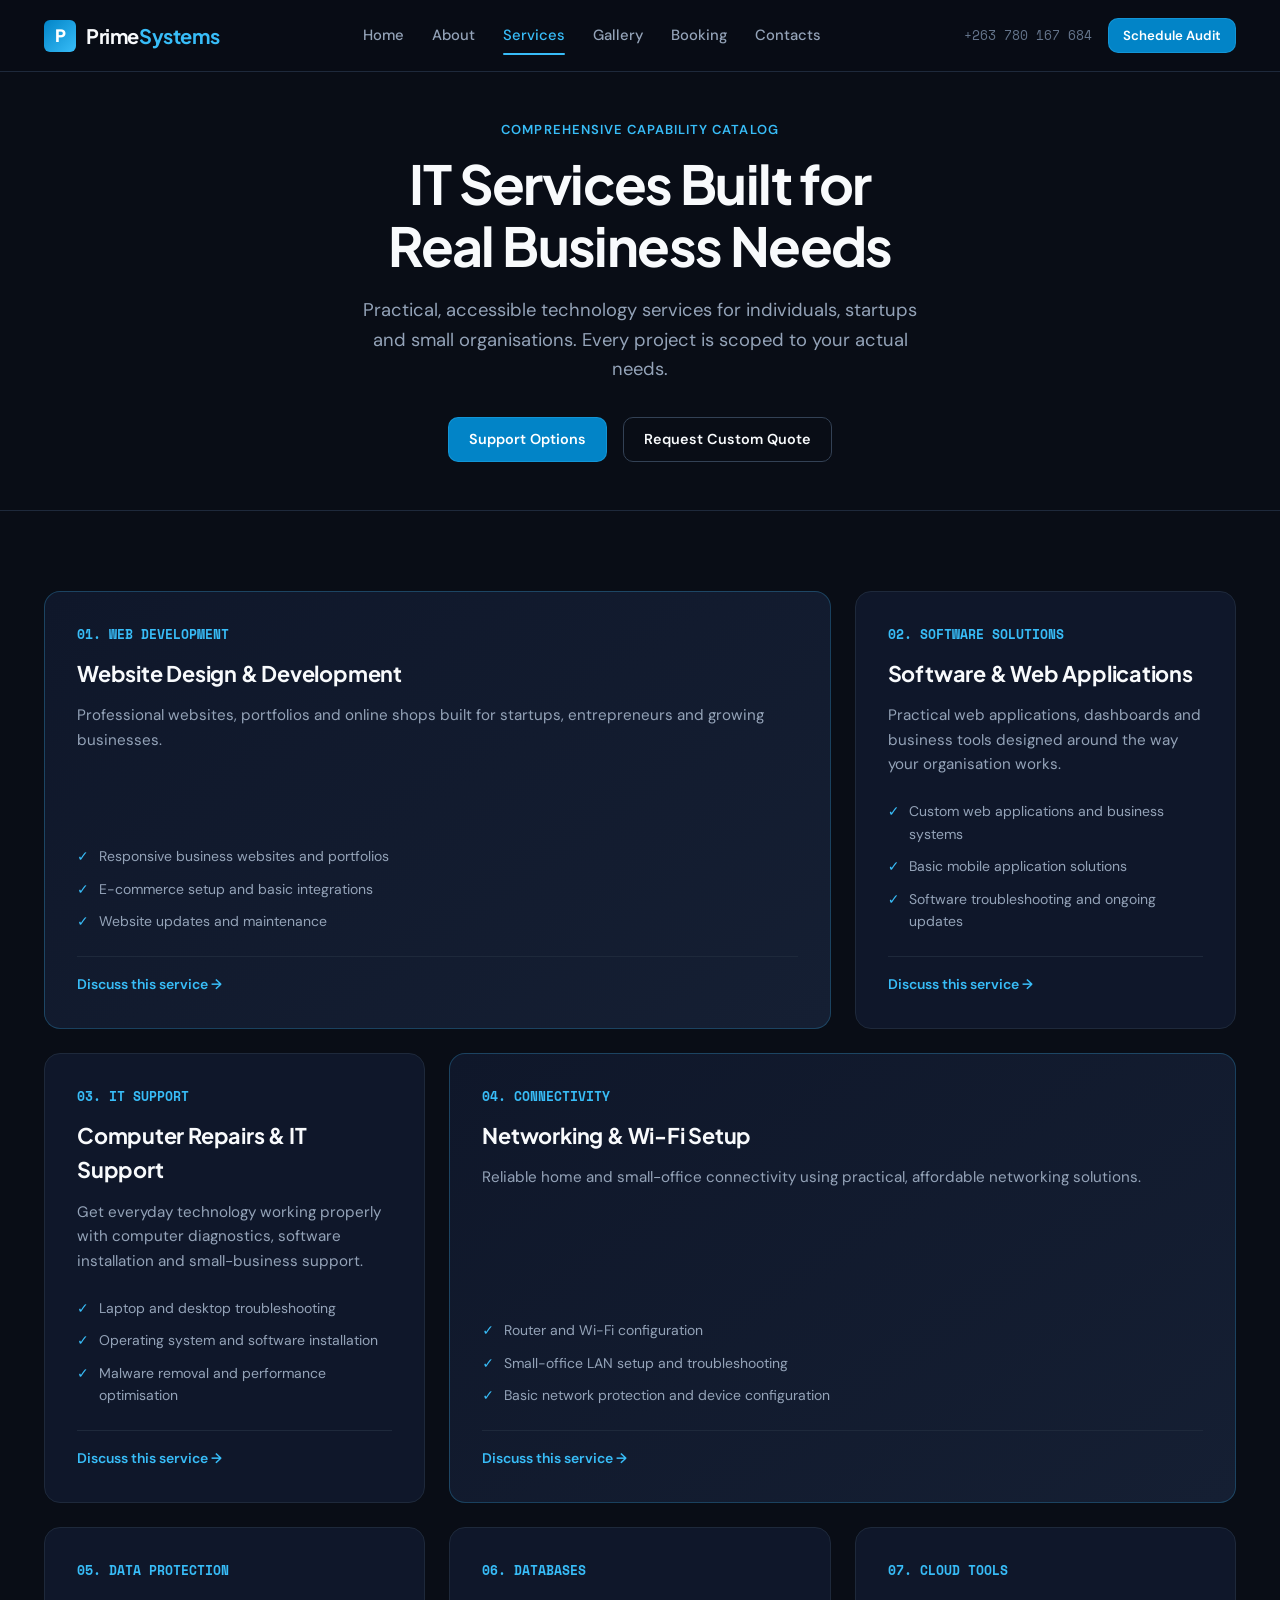
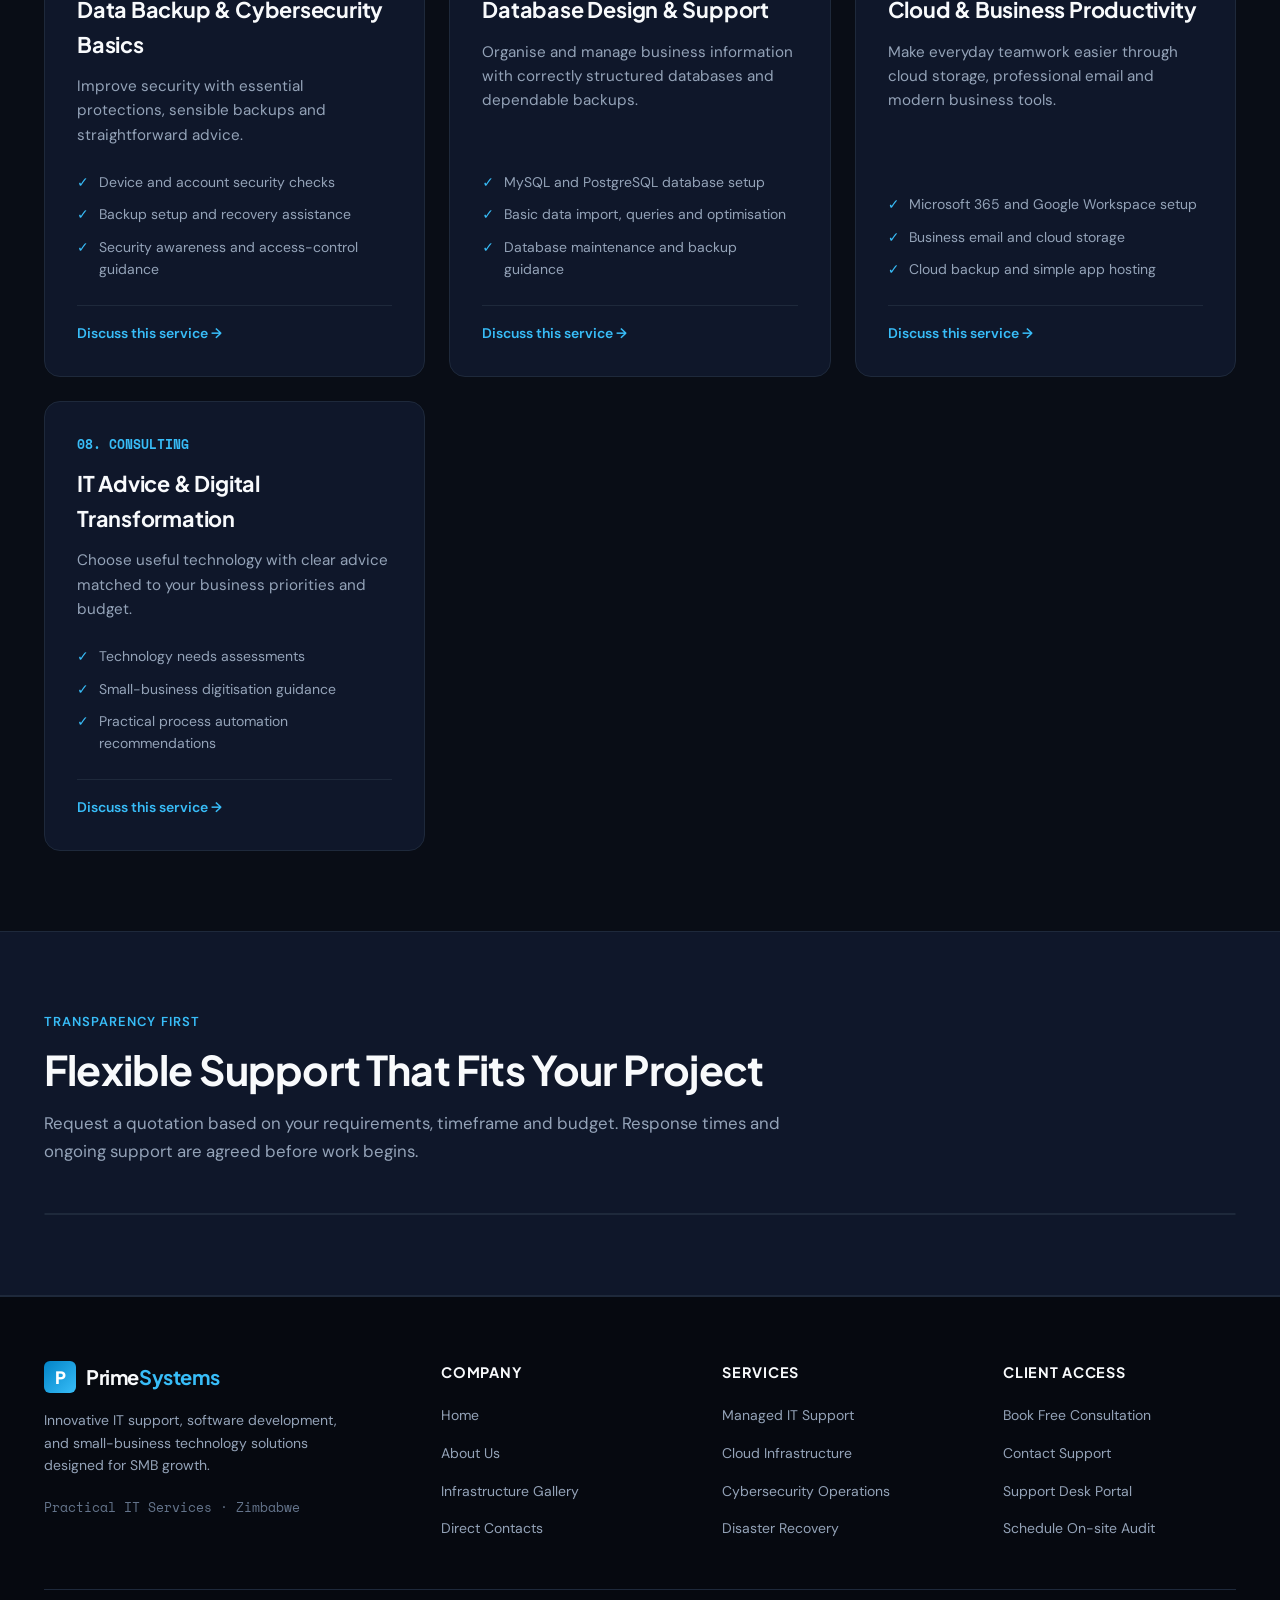
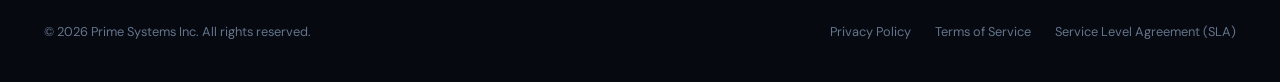
<file: services.html>
<!DOCTYPE html>

<html lang="en">
<head>
<meta charset="utf-8"/>
<meta content="width=device-width, initial-scale=1.0" name="viewport"/>
<title>Services &amp; Solutions | Prime Systems - Enterprise IT for SMBs</title>
<meta content="Prime Systems offers practical website development, software, computer support, networking and other IT services for growing businesses in Zimbabwe." name="description"/>
<link href="styles.css" rel="stylesheet"/>
<link href="https://fonts.googleapis.com" rel="preconnect"/>
<link crossorigin="" href="https://fonts.gstatic.com" rel="preconnect"/>
<link href="https://fonts.googleapis.com/css2?family=DM+Sans:ital,opsz,wght@0,9..40,400..700;1,9..40,400..700&amp;family=Plus+Jakarta+Sans:ital,wght@0,300..800;1,300..800&amp;family=Space+Mono:wght@400;700&amp;display=swap" rel="stylesheet"/>
</head>
<body>
<!-- ======================================================================
       REUSABLE NAVIGATION BAR
       Strict 3-Zone Contract: [Brand Wordmark] - [Nav Links] - [Primary CTA]
       ====================================================================== -->
<header class="site-header">
<div class="container nav-container">
<a aria-label="Prime Systems Homepage" class="brand-zone" href="index.html">
<div class="brand-logo-icon">P</div>
<div class="brand-title">Prime<span>Systems</span></div>
</a>
<nav aria-label="Main Navigation" class="nav-menu" id="primary-nav">
<a class="nav-link" href="index.html">Home</a>
<a class="nav-link" href="about.html">About</a>
<a aria-current="page" class="nav-link active" href="services.html">Services</a>
<a class="nav-link" href="gallery.html">Gallery</a>
<a class="nav-link" href="booking.html">Booking</a>
<a class="nav-link" href="contacts.html">Contacts</a>
</nav>
<div class="nav-actions">
<a class="nav-contact-hint tabular-nums" href="tel:+263780167684">+263 780 167 684</a>
<a class="btn btn-primary btn-sm" href="booking.html">Schedule Audit</a>
</div>
<button aria-expanded="false" aria-label="Toggle navigation menu" class="mobile-nav-toggle" id="mobile-toggle">
<svg fill="none" height="24" stroke="currentColor" stroke-linecap="round" stroke-linejoin="round" stroke-width="2" viewbox="0 0 24 24" width="24">
<line x1="3" x2="21" y1="12" y2="12"></line>
<line x1="3" x2="21" y1="6" y2="6"></line>
<line x1="3" x2="21" y1="18" y2="18"></line>
</svg>
</button>
</div>
</header>
<!-- ======================================================================
       MAIN CONTENT: IT SERVICES CATALOG
       ====================================================================== -->
<main id="main-content">
<!-- Header Hero -->
<section class="hero section-spacing" style="padding-top: 48px; padding-bottom: 48px;">
<div class="container" style="max-width: 900px; text-align: center;">
<p class="section-kicker">Comprehensive Capability Catalog</p>
<h1 class="hero-headline">IT Services Built for Real Business Needs</h1>
<p class="hero-subtitle" style="margin-left: auto; margin-right: auto;">Practical, accessible technology services for individuals, startups and small organisations. Every project is scoped to your actual needs.</p>
<div style="display: flex; justify-content: center; gap: 16px;">
<a class="btn btn-primary" href="#sla-tiers">Support Options</a>
<a class="btn btn-outline" href="booking.html">Request Custom Quote</a>
</div>
</div>
</section>
<!-- Detailed Services Bento Grid -->
<section class="section-spacing">
<div class="container">
<div class="bento-grid">
<!-- Service 1: Managed IT Services (Featured 2-col) -->
<article class="card card-featured">
<span class="card-index">01. WEB DEVELOPMENT</span>
<h2 class="card-title">Website Design &amp; Development</h2>
<p class="card-text">Professional websites, portfolios and online shops built for startups, entrepreneurs and growing businesses.</p>
<div class="card-features-list"><div class="card-feature-item">Responsive business websites and portfolios</div><div class="card-feature-item">E-commerce setup and basic integrations</div><div class="card-feature-item">Website updates and maintenance</div></div>
<div class="card-footer">
<a class="link-arrow" href="booking.html">Discuss this service →</a>
</div>
</article>
<!-- Service 2: Managed Cybersecurity & SOC -->
<article class="card">
<span class="card-index">02. SOFTWARE SOLUTIONS</span>
<h2 class="card-title">Software &amp; Web Applications</h2>
<p class="card-text">Practical web applications, dashboards and business tools designed around the way your organisation works.</p>
<div class="card-features-list"><div class="card-feature-item">Custom web applications and business systems</div><div class="card-feature-item">Basic mobile application solutions</div><div class="card-feature-item">Software troubleshooting and ongoing updates</div></div>
<div class="card-footer">
<a class="link-arrow" href="booking.html">Discuss this service →</a>
</div>
</article>
<!-- Service 3: Cloud Architecture & Migration -->
<article class="card">
<span class="card-index">03. IT SUPPORT</span>
<h2 class="card-title">Computer Repairs &amp; IT Support</h2>
<p class="card-text">Get everyday technology working properly with computer diagnostics, software installation and small-business support.</p>
<div class="card-features-list"><div class="card-feature-item">Laptop and desktop troubleshooting</div><div class="card-feature-item">Operating system and software installation</div><div class="card-feature-item">Malware removal and performance optimisation</div></div>
<div class="card-footer">
<a class="link-arrow" href="booking.html">Discuss this service →</a>
</div>
</article>
<!-- Service 4: Structured Cabling & Physical IT (Featured 2-col) -->
<article class="card card-featured">
<span class="card-index">04. CONNECTIVITY</span>
<h2 class="card-title">Networking &amp; Wi-Fi Setup</h2>
<p class="card-text">Reliable home and small-office connectivity using practical, affordable networking solutions.</p>
<div class="card-features-list"><div class="card-feature-item">Router and Wi-Fi configuration</div><div class="card-feature-item">Small-office LAN setup and troubleshooting</div><div class="card-feature-item">Basic network protection and device configuration</div></div>
<div class="card-footer">
<a class="link-arrow" href="gallery.html">Discuss this service →</a>
</div>
</article>
<!-- Service 5: Business Continuity & Backup -->
<article class="card">
<span class="card-index">05. DATA PROTECTION</span>
<h2 class="card-title">Data Backup &amp; Cybersecurity Basics</h2>
<p class="card-text">Improve security with essential protections, sensible backups and straightforward advice.</p>
<div class="card-features-list"><div class="card-feature-item">Device and account security checks</div><div class="card-feature-item">Backup setup and recovery assistance</div><div class="card-feature-item">Security awareness and access-control guidance</div></div>
<div class="card-footer">
<a class="link-arrow" href="booking.html">Discuss this service →</a>
</div>
</article>
<article class="card"><span class="card-index">06. DATABASES</span><h2 class="card-title">Database Design &amp; Support</h2><p class="card-text">Organise and manage business information with correctly structured databases and dependable backups.</p><div class="card-features-list"><div class="card-feature-item">MySQL and PostgreSQL database setup</div><div class="card-feature-item">Basic data import, queries and optimisation</div><div class="card-feature-item">Database maintenance and backup guidance</div></div><div class="card-footer"><a class="link-arrow" href="booking.html">Discuss this service →</a></div></article><article class="card"><span class="card-index">07. CLOUD TOOLS</span><h2 class="card-title">Cloud &amp; Business Productivity</h2><p class="card-text">Make everyday teamwork easier through cloud storage, professional email and modern business tools.</p><div class="card-features-list"><div class="card-feature-item">Microsoft 365 and Google Workspace setup</div><div class="card-feature-item">Business email and cloud storage</div><div class="card-feature-item">Cloud backup and simple app hosting</div></div><div class="card-footer"><a class="link-arrow" href="booking.html">Discuss this service →</a></div></article><article class="card"><span class="card-index">08. CONSULTING</span><h2 class="card-title">IT Advice &amp; Digital Transformation</h2><p class="card-text">Choose useful technology with clear advice matched to your business priorities and budget.</p><div class="card-features-list"><div class="card-feature-item">Technology needs assessments</div><div class="card-feature-item">Small-business digitisation guidance</div><div class="card-feature-item">Practical process automation recommendations</div></div><div class="card-footer"><a class="link-arrow" href="booking.html">Discuss this service →</a></div></article></div>
</div>
</section>
<!-- SLA Tiers Comparison Matrix -->
<section class="section-spacing" id="sla-tiers" style="background-color: var(--color-bg-surface); border-top: 1px solid var(--color-border); border-bottom: 1px solid var(--color-border);">
<div class="container">
<div class="section-header">
<p class="section-kicker">Transparency First</p>
<h2 class="section-title">Flexible Support That Fits Your Project</h2>
<p class="section-description">Request a quotation based on your requirements, timeframe and budget. Response times and ongoing support are agreed before work begins.</p>
</div>
<div class="table-responsive">
</div>
</div>
</section>
</main>
<!-- ======================================================================
       REUSABLE SITE FOOTER
       ====================================================================== -->
<footer class="site-footer">
<div class="container">
<div class="footer-grid">
<div>
<a aria-label="Prime Systems" class="brand-zone" href="index.html">
<div class="brand-logo-icon">P</div>
<div class="brand-title">Prime<span>Systems</span></div>
</a>
<p class="footer-brand-desc">
            Innovative IT support, software development, and small-business technology solutions designed for SMB growth.
          </p>
<div class="tabular-nums" style="margin-top: 20px; font-size: 0.825rem; color: var(--color-text-muted);">
            Practical IT Services · Zimbabwe
          </div>
</div>
<div>
<h4 class="footer-column-title">Company</h4>
<ul class="footer-links">
<li><a class="footer-link" href="index.html">Home</a></li>
<li><a class="footer-link" href="about.html">About Us</a></li>
<li><a class="footer-link" href="gallery.html">Infrastructure Gallery</a></li>
<li><a class="footer-link" href="contacts.html">Direct Contacts</a></li>
</ul>
</div>
<div>
<h4 class="footer-column-title">Services</h4>
<ul class="footer-links">
<li><a class="footer-link" href="services.html">Managed IT Support</a></li>
<li><a class="footer-link" href="services.html">Cloud Infrastructure</a></li>
<li><a class="footer-link" href="services.html">Cybersecurity Operations</a></li>
<li><a class="footer-link" href="services.html">Disaster Recovery</a></li>
</ul>
</div>
<div>
<h4 class="footer-column-title">Client Access</h4>
<ul class="footer-links">
<li><a class="footer-link" href="booking.html">Book Free Consultation</a></li>
<li><a class="footer-link" href="contacts.html">Contact Support</a></li>
<li><a class="footer-link" href="contacts.html">Support Desk Portal</a></li>
<li><a class="footer-link" href="booking.html">Schedule On-site Audit</a></li>
</ul>
</div>
</div>
<div class="footer-bottom">
<div>© 2026 Prime Systems Inc. All rights reserved.</div>
<div style="display: flex; gap: 24px;">
<span>Privacy Policy</span>
<span>Terms of Service</span>
<span>Service Level Agreement (SLA)</span>
</div>
</div>
</div>
</footer>
<script>
    const mobileToggle = document.getElementById('mobile-toggle');
    const primaryNav = document.getElementById('primary-nav');
    if (mobileToggle && primaryNav) {
      mobileToggle.addEventListener('click', () => {
        const isExpanded = primaryNav.classList.toggle('open');
        mobileToggle.setAttribute('aria-expanded', isExpanded);
      });
    }
  </script>
</body>
</html>
</file>
<file: styles.css>
/* ==========================================================================
   PRIME SYSTEMS - MODERN IT SOLUTIONS & SERVICES
   Global External Stylesheet (styles.css)
   ========================================================================== */

/* --- 1. CSS VARIABLES & DESIGN TOKENS --- */
:root {
  /* Brand & Theme Colors */
  --color-bg-canvas: #090d16;
  --color-bg-surface: #0f172a;
  --color-bg-surface-elevated: #1e293b;
  --color-bg-surface-hover: #273549;
  
  --color-border: #1e293b;
  --color-border-subtle: #334155;
  --color-border-focus: #38bdf8;
  
  --color-text-primary: #f8fafc;
  --color-text-secondary: #94a3b8;
  --color-text-muted: #64748b;
  
  --color-primary: #0284c7;
  --color-primary-hover: #0369a1;
  --color-primary-light: rgba(14, 165, 233, 0.12);
  --color-accent: #38bdf8;
  --color-accent-glow: rgba(56, 189, 248, 0.2);
  --color-success: #10b981;
  --color-warning: #f59e0b;
  --color-danger: #ef4444;

  /* Typography */
  --font-display: 'Plus Jakarta Sans', system-ui, -apple-system, sans-serif;
  --font-body: 'DM Sans', system-ui, -apple-system, sans-serif;
  --font-mono: 'Space Mono', monospace;

  /* Spacing & Layout */
  --container-max-width: 1240px;
  --header-height: 72px;
  --radius-sm: 6px;
  --radius-md: 10px;
  --radius-lg: 16px;
  --radius-xl: 20px;

  /* Transitions */
  --transition-fast: 150ms cubic-bezier(0.16, 1, 0.3, 1);
  --transition-normal: 250ms cubic-bezier(0.16, 1, 0.3, 1);
  --shadow-card: 0 4px 20px -2px rgba(0, 0, 0, 0.5);
  --shadow-elevated: 0 10px 30px -5px rgba(0, 0, 0, 0.6);
}

/* --- 2. RESET & BASE ELEMENTS --- */
*, *::before, *::after {
  box-sizing: border-box;
  margin: 0;
  padding: 0;
}

html {
  font-family: var(--font-body);
  background-color: var(--color-bg-canvas);
  color: var(--color-text-primary);
  line-height: 1.6;
  text-rendering: optimizeLegibility;
  -webkit-font-smoothing: antialiased;
  scroll-behavior: smooth;
}

body {
  min-height: 100vh;
  display: flex;
  flex-direction: column;
  overflow-x: hidden;
}

img, picture, video, canvas, svg {
  display: block;
  max-width: 100%;
  height: auto;
}

input, button, textarea, select {
  font: inherit;
  color: inherit;
}

a {
  color: inherit;
  text-decoration: none;
  transition: color var(--transition-fast);
}

ul, ol {
  list-style: none;
}

.tabular-nums {
  font-variant-numeric: tabular-nums;
  font-family: var(--font-mono);
}

/* --- 3. LAYOUT & UTILITIES --- */
.container {
  width: 100%;
  max-width: var(--container-max-width);
  margin-left: auto;
  margin-right: auto;
  padding-left: 24px;
  padding-right: 24px;
}

.section-spacing {
  padding-top: 80px;
  padding-bottom: 80px;
}

.section-header {
  margin-bottom: 48px;
  max-width: 760px;
}

.section-kicker {
  font-size: 13px;
  font-weight: 600;
  letter-spacing: 0.08em;
  text-transform: uppercase;
  color: var(--color-accent);
  margin-bottom: 12px;
}

.section-title {
  font-family: var(--font-display);
  font-size: clamp(2rem, 3.2vw, 2.75rem);
  font-weight: 700;
  line-height: 1.2;
  letter-spacing: -0.02em;
  color: var(--color-text-primary);
  text-wrap: balance;
  margin-bottom: 16px;
}

.section-description {
  font-size: 1.05rem;
  color: var(--color-text-secondary);
  line-height: 1.65;
  text-wrap: pretty;
}

/* --- 4. REUSABLE TOP NAVIGATION BAR --- */
.site-header {
  position: sticky;
  top: 0;
  z-index: 100;
  width: 100%;
  height: var(--header-height);
  background-color: rgba(9, 13, 22, 0.88);
  backdrop-filter: blur(12px);
  -webkit-backdrop-filter: blur(12px);
  border-bottom: 1px solid var(--color-border);
}

.nav-container {
  display: flex;
  align-items: center;
  justify-content: space-between;
  height: 100%;
  gap: 32px;
}

/* Zone 1: Brand Wordmark */
.brand-zone {
  display: flex;
  align-items: center;
  gap: 10px;
  white-space: nowrap;
  flex-shrink: 0;
}

.brand-logo-icon {
  width: 32px;
  height: 32px;
  background: linear-gradient(135deg, #0284c7 0%, #38bdf8 100%);
  border-radius: var(--radius-sm);
  display: flex;
  align-items: center;
  justify-content: center;
  color: #fff;
  font-weight: 800;
  font-size: 17px;
  font-family: var(--font-display);
}

.brand-title {
  font-family: var(--font-display);
  font-size: 1.25rem;
  font-weight: 700;
  letter-spacing: -0.02em;
  color: var(--color-text-primary);
}

.brand-title span {
  color: var(--color-accent);
}

/* Zone 2: Navigation Links */
.nav-menu {
  display: flex;
  align-items: center;
  gap: 28px;
}

.nav-link {
  font-size: 0.925rem;
  font-weight: 500;
  color: var(--color-text-secondary);
  white-space: nowrap;
  flex-shrink: 0;
  position: relative;
  padding: 8px 0;
  transition: color var(--transition-fast);
}

.nav-link:hover {
  color: var(--color-text-primary);
}

.nav-link.active {
  color: var(--color-accent);
}

.nav-link.active::after {
  content: '';
  position: absolute;
  bottom: 0;
  left: 0;
  right: 0;
  height: 2px;
  background-color: var(--color-accent);
  border-radius: 2px;
}

/* Zone 3: Primary CTA & Action */
.nav-actions {
  display: flex;
  align-items: center;
  gap: 16px;
  white-space: nowrap;
  flex-shrink: 0;
}

.nav-contact-hint {
  font-size: 0.825rem;
  color: var(--color-text-muted);
  font-family: var(--font-mono);
}

.btn {
  display: inline-flex;
  align-items: center;
  justify-content: center;
  gap: 8px;
  padding: 10px 20px;
  font-size: 0.9rem;
  font-weight: 600;
  border-radius: var(--radius-md);
  cursor: pointer;
  border: 1px solid transparent;
  transition: all var(--transition-fast);
  white-space: nowrap;
  flex-shrink: 0;
}

.btn-primary {
  background-color: var(--color-primary);
  color: #ffffff;
  border-color: rgba(56, 189, 248, 0.3);
}

.btn-primary:hover {
  background-color: var(--color-primary-hover);
  border-color: var(--color-accent);
  box-shadow: 0 0 15px var(--color-accent-glow);
}

.btn-secondary {
  background-color: var(--color-bg-surface-elevated);
  color: var(--color-text-primary);
  border-color: var(--color-border-subtle);
}

.btn-secondary:hover {
  background-color: var(--color-bg-surface-hover);
  border-color: var(--color-accent);
}

.btn-outline {
  background: transparent;
  color: var(--color-text-primary);
  border-color: var(--color-border-subtle);
}

.btn-outline:hover {
  border-color: var(--color-accent);
  background-color: var(--color-primary-light);
}

.btn-sm {
  padding: 6px 14px;
  font-size: 0.825rem;
}

.btn-lg {
  padding: 14px 28px;
  font-size: 1rem;
}

/* Mobile Hamburger Toggle */
.mobile-nav-toggle {
  display: none;
  background: transparent;
  border: 1px solid var(--color-border);
  color: var(--color-text-primary);
  padding: 8px;
  border-radius: var(--radius-sm);
  cursor: pointer;
}

/* --- 5. HERO SECTION --- */
.hero {
  position: relative;
  padding-top: 60px;
  padding-bottom: 70px;
  overflow: hidden;
  border-bottom: 1px solid var(--color-border);
}

.hero-grid {
  display: grid;
  grid-template-columns: 1.15fr 0.85fr;
  gap: 48px;
  align-items: center;
}

.hero-headline {
  font-family: var(--font-display);
  font-size: clamp(2.35rem, 4.2vw, 3.75rem);
  font-weight: 700;
  line-height: 1.15;
  letter-spacing: -0.03em;
  margin-bottom: 20px;
  text-wrap: balance;
}

.hero-headline .text-gradient {
  background: linear-gradient(135deg, #ffffff 40%, #38bdf8 100%);
  -webkit-background-clip: text;
  -webkit-text-fill-color: transparent;
}

.hero-subtitle {
  font-size: 1.15rem;
  color: var(--color-text-secondary);
  line-height: 1.6;
  margin-bottom: 32px;
  max-width: 580px;
}

.hero-cta-group {
  display: flex;
  align-items: center;
  gap: 16px;
  flex-wrap: wrap;
  margin-bottom: 36px;
}

.hero-meta-proof {
  display: flex;
  align-items: center;
  gap: 16px;
  font-size: 0.825rem;
  color: var(--color-text-muted);
}

.hero-meta-proof span {
  display: inline-flex;
  align-items: center;
  gap: 6px;
}

.hero-media-wrapper {
  position: relative;
  border-radius: var(--radius-lg);
  overflow: hidden;
  border: 1px solid var(--color-border);
  background-color: var(--color-bg-surface);
  box-shadow: var(--shadow-card);
}

.hero-media-img {
  width: 100%;
  aspect-ratio: 16 / 9;
  object-fit: cover;
  transition: transform var(--transition-normal);
}

.hero-media-wrapper:hover .hero-media-img {
  transform: scale(1.02);
}

.media-caption-overlay {
  position: absolute;
  bottom: 0;
  left: 0;
  right: 0;
  padding: 16px 20px;
  background: linear-gradient(to top, rgba(9, 13, 22, 0.95), rgba(9, 13, 22, 0));
  display: flex;
  justify-content: space-between;
  align-items: flex-end;
}

.media-caption-title {
  font-size: 0.875rem;
  font-weight: 600;
  color: var(--color-text-primary);
}

.media-caption-sub {
  font-size: 0.775rem;
  color: var(--color-text-secondary);
}

/* KPI Strip */
.kpi-strip {
  display: grid;
  grid-template-columns: repeat(4, 1fr);
  gap: 20px;
  margin-top: 48px;
  padding-top: 40px;
  border-top: 1px solid var(--color-border);
}

.kpi-item {
  display: flex;
  flex-direction: column;
}

.kpi-metric {
  font-family: var(--font-display);
  font-size: 2.25rem;
  font-weight: 700;
  color: var(--color-text-primary);
  letter-spacing: -0.02em;
  line-height: 1.1;
  margin-bottom: 4px;
}

.kpi-label {
  font-size: 0.85rem;
  color: var(--color-text-secondary);
}

/* --- 6. ASYMMETRIC BENTO GRID & SERVICE CARDS --- */
.bento-grid {
  display: grid;
  grid-template-columns: repeat(3, 1fr);
  gap: 24px;
}

.card {
  background-color: var(--color-bg-surface);
  border: 1px solid var(--color-border);
  border-radius: var(--radius-lg);
  padding: 32px;
  display: flex;
  flex-direction: column;
  transition: transform var(--transition-fast), border-color var(--transition-fast), box-shadow var(--transition-fast);
  position: relative;
}

.card:hover {
  transform: translateY(-2px);
  border-color: var(--color-border-subtle);
  box-shadow: var(--shadow-card);
}

.card-featured {
  grid-column: span 2;
  background: linear-gradient(145deg, #0f172a 0%, #151f33 100%);
  border-color: rgba(56, 189, 248, 0.25);
}

.card-index {
  font-family: var(--font-mono);
  font-size: 0.825rem;
  font-weight: 700;
  color: var(--color-accent);
  margin-bottom: 12px;
}

.card-title {
  font-family: var(--font-display);
  font-size: 1.35rem;
  font-weight: 700;
  letter-spacing: -0.01em;
  color: var(--color-text-primary);
  margin-bottom: 12px;
}

.card-text {
  font-size: 0.95rem;
  color: var(--color-text-secondary);
  line-height: 1.6;
  margin-bottom: 24px;
  flex-grow: 1;
}

.card-features-list {
  margin-bottom: 24px;
  display: flex;
  flex-direction: column;
  gap: 10px;
}

.card-feature-item {
  display: flex;
  align-items: baseline;
  gap: 10px;
  font-size: 0.875rem;
  color: var(--color-text-secondary);
}

.card-feature-item::before {
  content: '✓';
  color: var(--color-accent);
  font-weight: bold;
}

.card-footer {
  margin-top: auto;
  padding-top: 16px;
  border-top: 1px solid var(--color-border);
  display: flex;
  align-items: center;
  justify-content: space-between;
}

.link-arrow {
  display: inline-flex;
  align-items: center;
  gap: 6px;
  font-size: 0.875rem;
  font-weight: 600;
  color: var(--color-accent);
}

.link-arrow:hover {
  color: #7dd3fc;
  gap: 10px;
}

/* --- 7. PROOF & CASE STUDIES --- */
.case-study-card {
  display: grid;
  grid-template-columns: 1fr 1fr;
  gap: 32px;
  background-color: var(--color-bg-surface);
  border: 1px solid var(--color-border);
  border-radius: var(--radius-lg);
  overflow: hidden;
  margin-bottom: 32px;
}

.case-study-img {
  width: 100%;
  height: 100%;
  object-fit: cover;
  min-height: 280px;
}

.case-study-content {
  padding: 36px;
  display: flex;
  flex-direction: column;
  justify-content: center;
}

.case-study-meta {
  font-size: 0.825rem;
  color: var(--color-text-muted);
  margin-bottom: 8px;
}

.case-study-metric-callout {
  font-family: var(--font-display);
  font-size: 1.85rem;
  font-weight: 700;
  color: var(--color-accent);
  margin: 12px 0;
}

/* --- 8. GALLERY GRID & LIGHTBOX --- */
.gallery-filters {
  display: flex;
  align-items: center;
  gap: 8px;
  margin-bottom: 32px;
  flex-wrap: wrap;
}

.filter-btn {
  background: var(--color-bg-surface);
  border: 1px solid var(--color-border);
  color: var(--color-text-secondary);
  padding: 8px 18px;
  font-size: 0.85rem;
  font-weight: 500;
  border-radius: var(--radius-sm);
  cursor: pointer;
  transition: all var(--transition-fast);
}

.filter-btn:hover {
  color: var(--color-text-primary);
  border-color: var(--color-border-subtle);
}

.filter-btn.active {
  background: var(--color-bg-surface-elevated);
  color: var(--color-accent);
  border-color: var(--color-accent);
}

.gallery-grid {
  display: grid;
  grid-template-columns: repeat(3, 1fr);
  gap: 24px;
}

.gallery-item {
  position: relative;
  background: var(--color-bg-surface);
  border: 1px solid var(--color-border);
  border-radius: var(--radius-md);
  overflow: hidden;
  cursor: pointer;
  transition: transform var(--transition-fast), border-color var(--transition-fast);
}

.gallery-item:hover {
  transform: translateY(-4px);
  border-color: var(--color-accent);
}

.gallery-thumb {
  width: 100%;
  aspect-ratio: 4 / 3;
  object-fit: cover;
}

.gallery-info {
  padding: 18px;
}

.gallery-tag {
  font-size: 0.75rem;
  font-family: var(--font-mono);
  color: var(--color-accent);
  margin-bottom: 6px;
}

.gallery-caption {
  font-size: 1rem;
  font-weight: 600;
  color: var(--color-text-primary);
  margin-bottom: 4px;
}

.gallery-detail-text {
  font-size: 0.825rem;
  color: var(--color-text-secondary);
  line-height: 1.5;
}

/* Lightbox Modal */
.modal-backdrop {
  position: fixed;
  inset: 0;
  background-color: rgba(5, 8, 15, 0.85);
  backdrop-filter: blur(8px);
  z-index: 200;
  display: flex;
  align-items: center;
  justify-content: center;
  padding: 24px;
}

.modal-content {
  background-color: var(--color-bg-surface);
  border: 1px solid var(--color-border-subtle);
  border-radius: var(--radius-lg);
  max-width: 800px;
  width: 100%;
  overflow: hidden;
  box-shadow: var(--shadow-elevated);
  position: relative;
}

.modal-close-btn {
  position: absolute;
  top: 16px;
  right: 16px;
  background: rgba(0, 0, 0, 0.6);
  border: 1px solid var(--color-border);
  color: #fff;
  width: 36px;
  height: 36px;
  border-radius: 50%;
  display: flex;
  align-items: center;
  justify-content: center;
  cursor: pointer;
  z-index: 10;
}

.modal-image {
  width: 100%;
  aspect-ratio: 16 / 9;
  object-fit: cover;
}

.modal-body {
  padding: 28px;
}

/* --- 9. BOOKING FORM & INTERACTIVE STEPS --- */
.booking-container {
  display: grid;
  grid-template-columns: 1.2fr 0.8fr;
  gap: 40px;
}

.booking-card {
  background-color: var(--color-bg-surface);
  border: 1px solid var(--color-border);
  border-radius: var(--radius-lg);
  padding: 36px;
}

.form-group {
  margin-bottom: 24px;
}

.form-label {
  display: block;
  font-size: 0.875rem;
  font-weight: 600;
  color: var(--color-text-primary);
  margin-bottom: 8px;
}

.form-hint {
  font-size: 0.775rem;
  color: var(--color-text-muted);
  margin-top: 4px;
}

.form-input, .form-select, .form-textarea {
  width: 100%;
  background-color: var(--color-bg-canvas);
  border: 1px solid var(--color-border);
  border-radius: var(--radius-sm);
  padding: 12px 16px;
  font-size: 0.95rem;
  color: var(--color-text-primary);
  outline: none;
  transition: border-color var(--transition-fast), box-shadow var(--transition-fast);
}

.form-input:focus, .form-select:focus, .form-textarea:focus {
  border-color: var(--color-border-focus);
  box-shadow: 0 0 0 3px var(--color-primary-light);
}

.form-select option {
  background-color: var(--color-bg-surface);
  color: var(--color-text-primary);
}

.time-slot-grid {
  display: grid;
  grid-template-columns: repeat(3, 1fr);
  gap: 10px;
  margin-top: 8px;
}

.slot-btn {
  background: var(--color-bg-canvas);
  border: 1px solid var(--color-border);
  color: var(--color-text-secondary);
  padding: 10px;
  font-size: 0.85rem;
  border-radius: var(--radius-sm);
  cursor: pointer;
  text-align: center;
  transition: all var(--transition-fast);
}

.slot-btn:hover {
  border-color: var(--color-border-subtle);
  color: var(--color-text-primary);
}

.slot-btn.selected {
  background: var(--color-primary-light);
  border-color: var(--color-accent);
  color: var(--color-accent);
  font-weight: 600;
}

.booking-summary-box {
  background-color: var(--color-bg-surface);
  border: 1px solid var(--color-border);
  border-radius: var(--radius-lg);
  padding: 32px;
  position: sticky;
  top: 100px;
}

.summary-row {
  display: flex;
  justify-content: space-between;
  padding: 12px 0;
  border-bottom: 1px solid var(--color-border);
  font-size: 0.875rem;
}

.summary-label {
  color: var(--color-text-muted);
}

.summary-value {
  color: var(--color-text-primary);
  font-weight: 600;
}

/* --- 10. CONTACT PAGE & SUPPORT TIERS --- */
.contact-layout {
  display: grid;
  grid-template-columns: 1fr 1fr;
  gap: 48px;
}

.contact-info-list {
  display: flex;
  flex-direction: column;
  gap: 24px;
  margin-top: 32px;
}

.contact-info-item {
  display: flex;
  gap: 16px;
  align-items: flex-start;
}

.contact-icon-box {
  width: 44px;
  height: 44px;
  background-color: var(--color-bg-surface-elevated);
  border: 1px solid var(--color-border);
  border-radius: var(--radius-md);
  display: flex;
  align-items: center;
  justify-content: center;
  color: var(--color-accent);
  flex-shrink: 0;
}

.contact-item-title {
  font-size: 0.95rem;
  font-weight: 600;
  color: var(--color-text-primary);
}

.contact-item-desc {
  font-size: 0.875rem;
  color: var(--color-text-secondary);
  line-height: 1.5;
}

.emergency-banner {
  background: linear-gradient(135deg, rgba(239, 68, 68, 0.1) 0%, rgba(15, 23, 42, 1) 100%);
  border: 1px solid rgba(239, 68, 68, 0.3);
  border-radius: var(--radius-md);
  padding: 20px;
  margin-top: 32px;
}

.emergency-tag {
  font-size: 0.75rem;
  font-family: var(--font-mono);
  font-weight: 700;
  color: var(--color-danger);
  letter-spacing: 0.05em;
  margin-bottom: 4px;
}

.emergency-title {
  font-size: 1rem;
  font-weight: 700;
  color: var(--color-text-primary);
  margin-bottom: 6px;
}

.emergency-phone {
  font-family: var(--font-mono);
  font-size: 1.25rem;
  font-weight: 700;
  color: #fca5a5;
}

/* Form alert notification */
.alert-success {
  background-color: rgba(16, 185, 129, 0.12);
  border: 1px solid rgba(16, 185, 129, 0.3);
  color: #34d399;
  padding: 16px;
  border-radius: var(--radius-sm);
  margin-bottom: 24px;
  font-size: 0.875rem;
}

/* --- 11. ACCORDION / FAQ COMPONENT --- */
.accordion-item {
  border-bottom: 1px solid var(--color-border);
}

.accordion-trigger {
  width: 100%;
  display: flex;
  justify-content: space-between;
  align-items: center;
  padding: 20px 0;
  background: transparent;
  border: none;
  text-align: left;
  font-family: var(--font-display);
  font-size: 1.05rem;
  font-weight: 600;
  color: var(--color-text-primary);
  cursor: pointer;
}

.accordion-trigger:hover {
  color: var(--color-accent);
}

.accordion-content {
  padding-bottom: 20px;
  font-size: 0.925rem;
  color: var(--color-text-secondary);
  line-height: 1.6;
}

/* --- 12. TABLE STYLING (SLA TIERS) --- */
.table-responsive {
  width: 100%;
  overflow-x: auto;
  border: 1px solid var(--color-border);
  border-radius: var(--radius-lg);
  background-color: var(--color-bg-surface);
}

.sla-table {
  width: 100%;
  border-collapse: collapse;
  text-align: left;
  font-size: 0.9rem;
}

.sla-table th {
  background-color: var(--color-bg-surface-elevated);
  padding: 16px 20px;
  font-weight: 600;
  color: var(--color-text-primary);
  border-bottom: 1px solid var(--color-border);
  white-space: nowrap;
}

.sla-table td {
  padding: 16px 20px;
  border-bottom: 1px solid var(--color-border);
  color: var(--color-text-secondary);
}

.sla-table tr:last-child td {
  border-bottom: none;
}

.sla-table tr:hover td {
  background-color: rgba(255, 255, 255, 0.02);
}

/* --- 13. SITE FOOTER --- */
.site-footer {
  margin-top: auto;
  background-color: #060910;
  border-top: 1px solid var(--color-border);
  padding-top: 64px;
  padding-bottom: 40px;
}

.footer-grid {
  display: grid;
  grid-template-columns: 1.5fr repeat(3, 1fr);
  gap: 48px;
  margin-bottom: 48px;
}

.footer-brand-desc {
  font-size: 0.875rem;
  color: var(--color-text-secondary);
  line-height: 1.6;
  margin-top: 16px;
  max-width: 320px;
}

.footer-column-title {
  font-family: var(--font-display);
  font-size: 0.9rem;
  font-weight: 700;
  text-transform: uppercase;
  letter-spacing: 0.05em;
  color: var(--color-text-primary);
  margin-bottom: 18px;
}

.footer-links {
  display: flex;
  flex-direction: column;
  gap: 12px;
}

.footer-link {
  font-size: 0.875rem;
  color: var(--color-text-secondary);
  transition: color var(--transition-fast);
}

.footer-link:hover {
  color: var(--color-accent);
}

.footer-bottom {
  padding-top: 32px;
  border-top: 1px solid var(--color-border);
  display: flex;
  align-items: center;
  justify-content: space-between;
  flex-wrap: wrap;
  gap: 16px;
  font-size: 0.8rem;
  color: var(--color-text-muted);
}

/* --- 14. RESPONSIVE BREAKPOINTS --- */
@media (max-width: 1024px) {
  .hero-grid {
    grid-template-columns: 1fr;
    gap: 40px;
  }
  
  .bento-grid {
    grid-template-columns: repeat(2, 1fr);
  }
  
  .card-featured {
    grid-column: span 2;
  }
  
  .gallery-grid {
    grid-template-columns: repeat(2, 1fr);
  }
  
  .booking-container {
    grid-template-columns: 1fr;
  }
  
  .booking-summary-box {
    position: static;
  }
  
  .footer-grid {
    grid-template-columns: 1fr 1fr;
    gap: 36px;
  }
}

@media (max-width: 768px) {
  .site-header {
    height: 64px;
  }

  .mobile-nav-toggle {
    display: block;
  }

  .nav-menu {
    position: fixed;
    top: var(--header-height);
    left: 0;
    right: 0;
    background-color: var(--color-bg-surface);
    border-bottom: 1px solid var(--color-border);
    flex-direction: column;
    align-items: flex-start;
    padding: 24px;
    gap: 16px;
    display: none;
  }

  .nav-menu.open {
    display: flex;
  }

  .nav-link {
    width: 100%;
    padding: 10px 0;
    font-size: 1.05rem;
  }

  .nav-actions {
    display: none;
  }

  .bento-grid {
    grid-template-columns: 1fr;
  }

  .card-featured {
    grid-column: span 1;
  }

  .gallery-grid {
    grid-template-columns: 1fr;
  }

  .contact-layout {
    grid-template-columns: 1fr;
  }

  .case-study-card {
    grid-template-columns: 1fr;
  }

  .kpi-strip {
    grid-template-columns: repeat(2, 1fr);
    gap: 24px;
  }

  .time-slot-grid {
    grid-template-columns: repeat(2, 1fr);
  }
}

@media (max-width: 480px) {
  .container {
    padding-left: 16px;
    padding-right: 16px;
  }
  
  .kpi-strip {
    grid-template-columns: 1fr;
  }

  .footer-grid {
    grid-template-columns: 1fr;
  }
}
</file>
